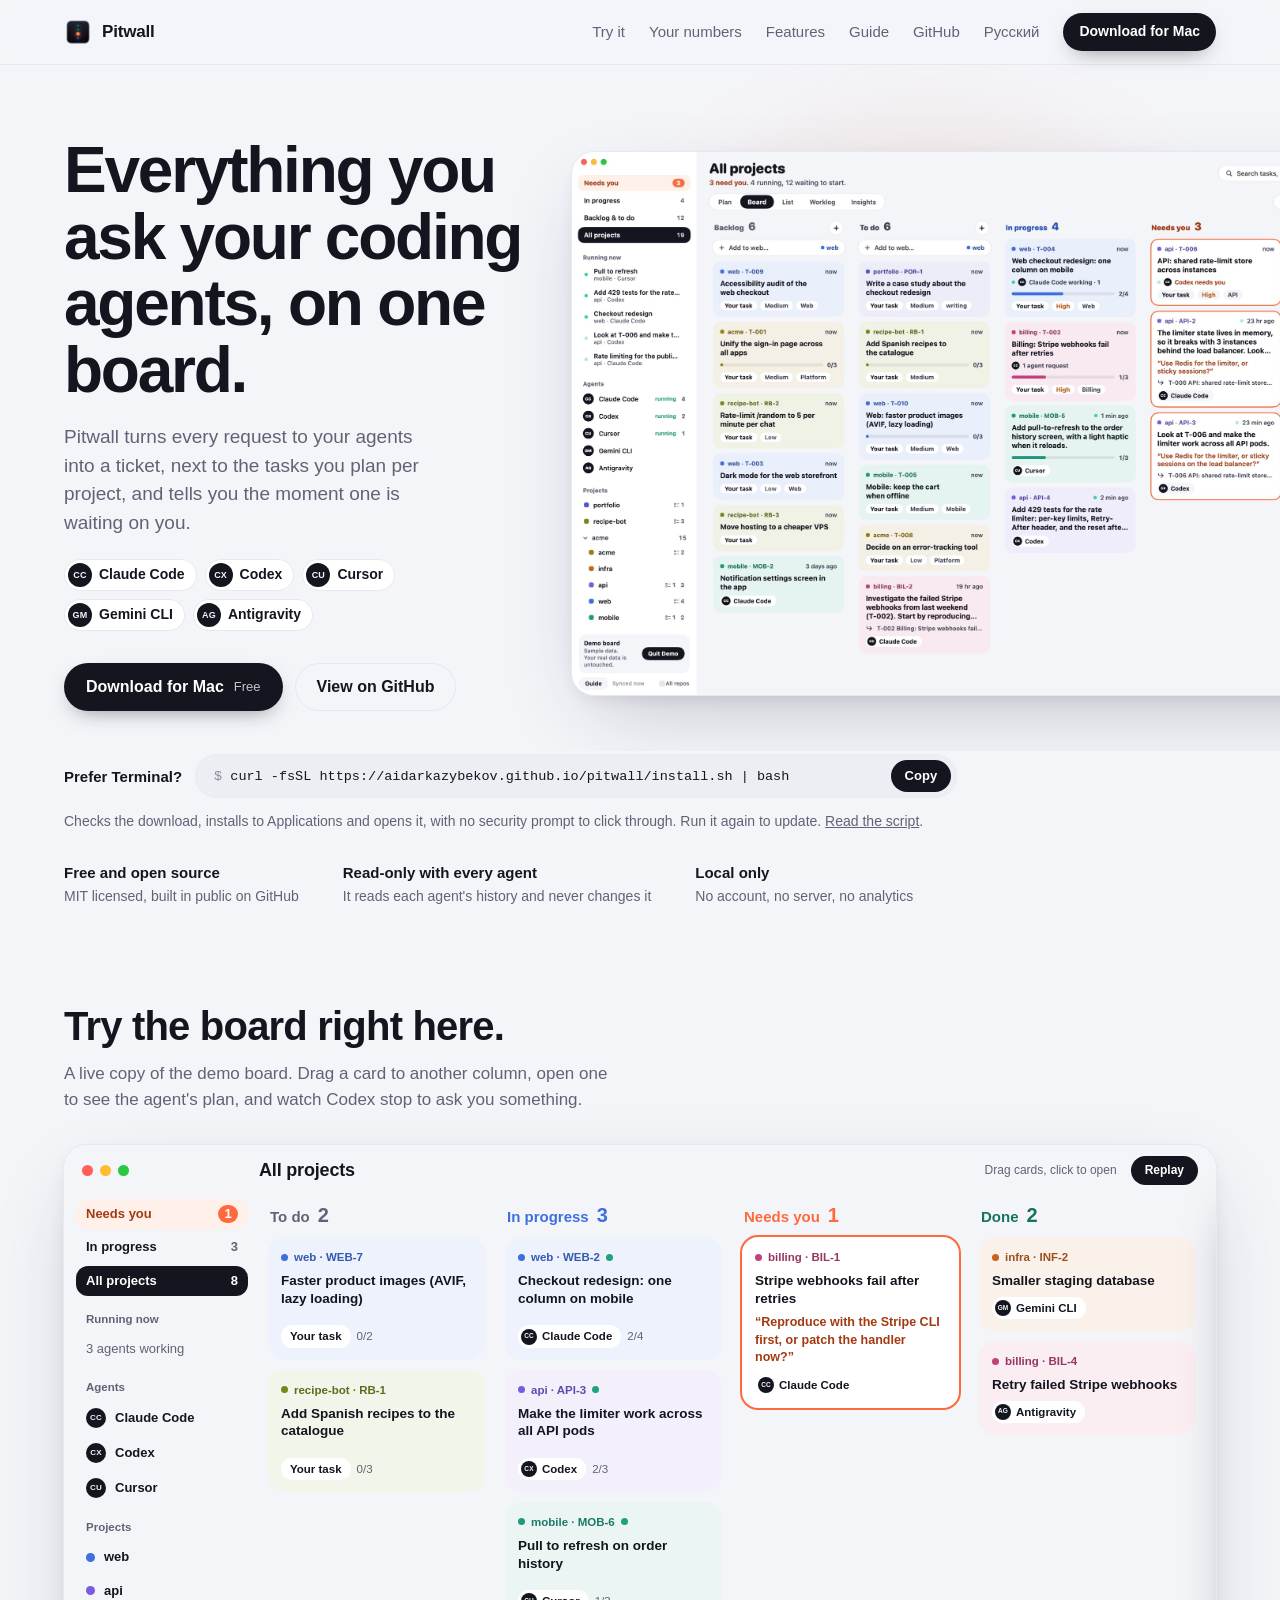
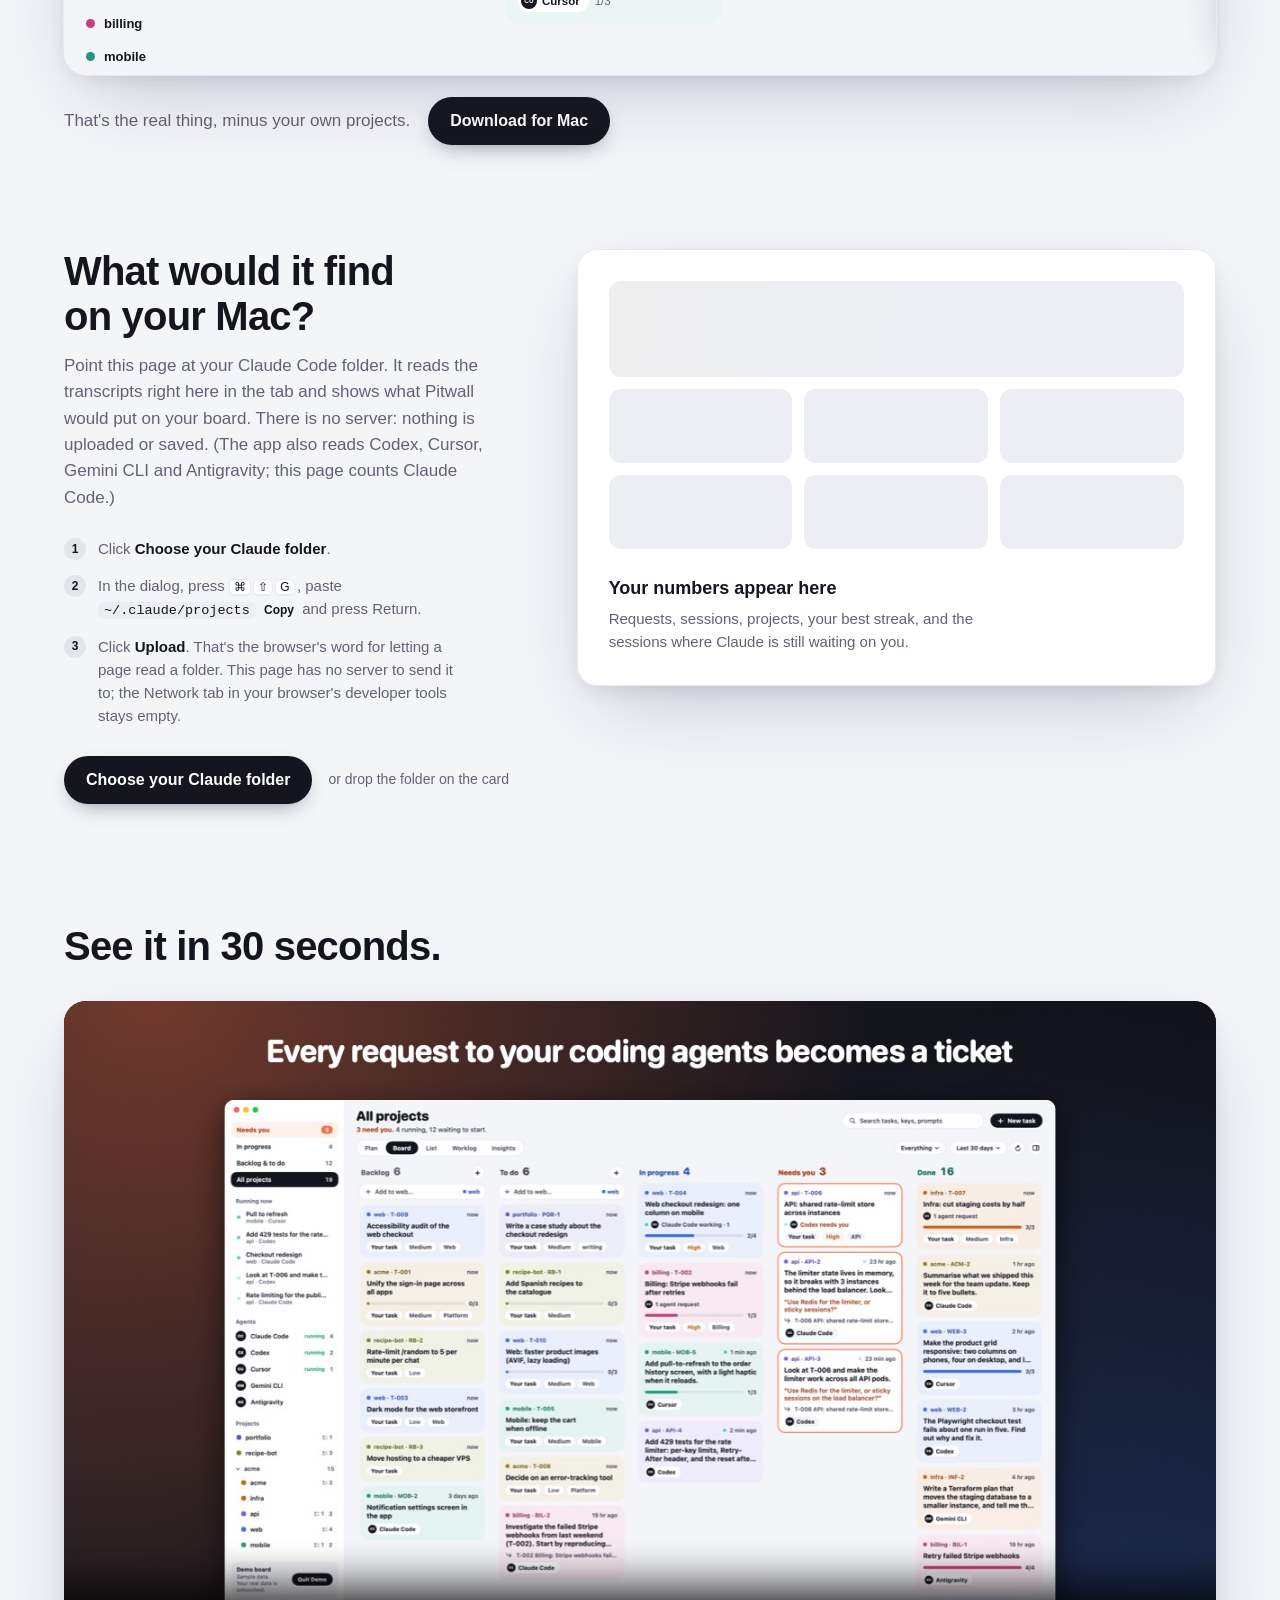
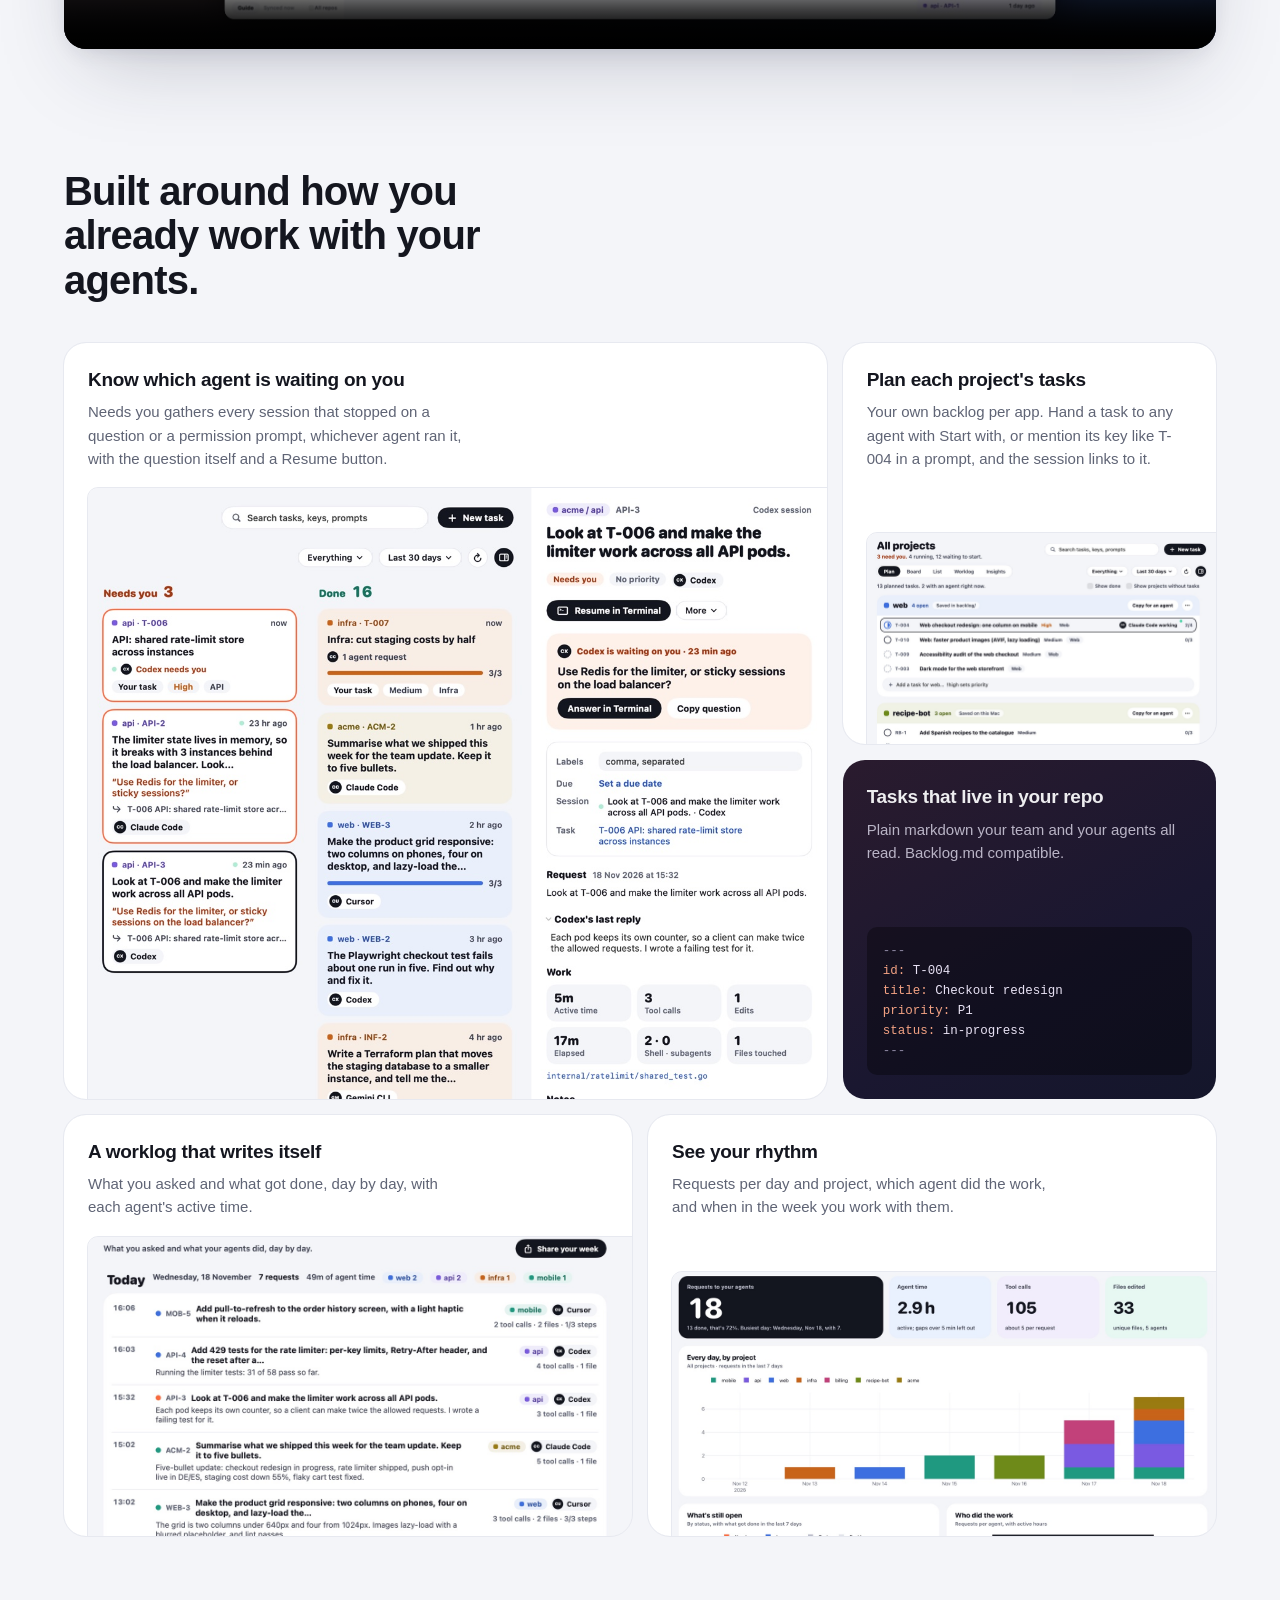
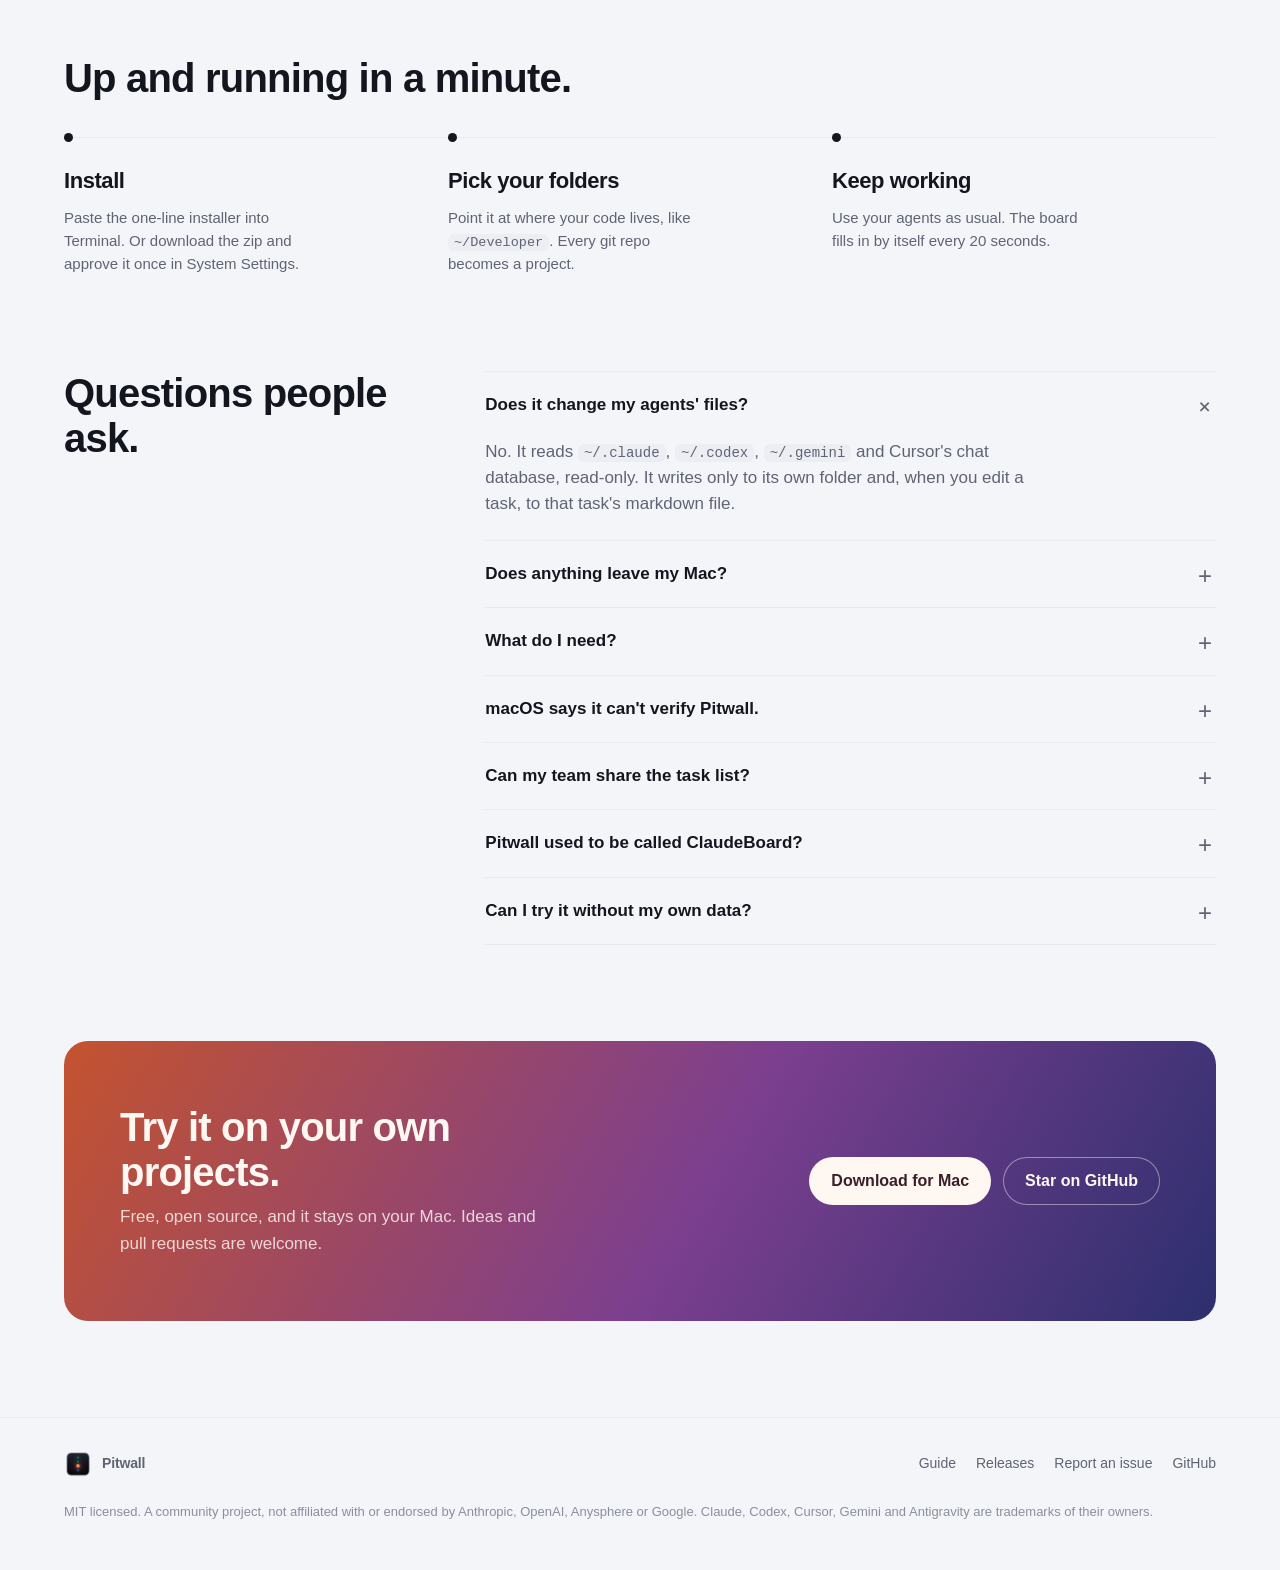
<file: docs/index.html>
<!doctype html>
<html lang="en">
<head>
<meta charset="utf-8">
<meta name="viewport" content="width=device-width, initial-scale=1">
<title>Pitwall: one board for everything you ask your coding agents</title>
<meta name="description" content="A free, open-source Mac app that turns what you ask Claude Code, Codex, Cursor, Gemini CLI and Antigravity into tickets, next to the tasks you plan for each project. Local only.">
<meta name="color-scheme" content="light dark">
<link rel="icon" type="image/png" sizes="64x64" href="site/icon-64.png">
<link rel="apple-touch-icon" href="site/icon-180.png">
<link rel="canonical" href="https://aidarkazybekov.github.io/pitwall/">
<link rel="alternate" hreflang="en" href="https://aidarkazybekov.github.io/pitwall/">
<link rel="alternate" hreflang="ru" href="https://aidarkazybekov.github.io/pitwall/ru/">
<link rel="alternate" hreflang="x-default" href="https://aidarkazybekov.github.io/pitwall/">
<meta property="og:type" content="website">
<meta property="og:locale" content="en_US">
<meta property="og:locale:alternate" content="ru_RU">
<meta property="og:url" content="https://aidarkazybekov.github.io/pitwall/">
<meta property="og:title" content="Pitwall: everything you ask your coding agents, on one board">
<meta property="og:description" content="A free Mac app that shows the work of Claude Code, Codex, Cursor, Gemini CLI and Antigravity as tickets, and tells you which agent is waiting on you. Open source, local only.">
<meta property="og:image" content="https://aidarkazybekov.github.io/pitwall/site/og.png">
<meta property="og:image:width" content="1200">
<meta property="og:image:height" content="630">
<meta name="twitter:card" content="summary_large_image">
<meta name="twitter:image" content="https://aidarkazybekov.github.io/pitwall/site/og.png">
<link rel="stylesheet" href="site/style.css">
</head>
<body>

<nav>
  <div class="wrap">
    <a class="brand" href="./" aria-label="Pitwall"><img src="site/icon-64.png" alt=""><span>Pitwall</span></a>
    <div class="links">
      <a href="#try">Try it</a>
      <a href="#yours">Your numbers</a>
      <a href="#features">Features</a>
      <a href="https://github.com/aidarkazybekov/pitwall/blob/main/docs/GUIDE.md">Guide</a>
      <a href="https://github.com/aidarkazybekov/pitwall">GitHub</a>
      <a class="lang" href="ru/" lang="ru" hreflang="ru">Русский</a>
      <a class="btn btn-primary" href="https://github.com/aidarkazybekov/pitwall/releases/latest/download/Pitwall-macOS-arm64.zip">Download for Mac</a>
    </div>
  </div>
</nav>

<header class="hero">
  <div class="wrap">
    <div>
      <h1>Everything you ask your coding agents, on one board.</h1>
      <p class="lead">Pitwall turns every request to your agents into a ticket, next to the tasks you plan per project, and tells you the moment one is waiting on you.</p>
      <ul class="agents" aria-label="Works with">
        <li><span class="av">CC</span>Claude Code</li><li><span class="av">CX</span>Codex</li><li><span class="av">CU</span>Cursor</li><li><span class="av">GM</span>Gemini CLI</li><li><span class="av">AG</span>Antigravity</li>
      </ul>
      <div class="ctas">
        <a class="btn btn-primary" href="https://github.com/aidarkazybekov/pitwall/releases/latest/download/Pitwall-macOS-arm64.zip">Download for Mac <small>Free</small></a>
        <a class="btn btn-ghost" href="https://github.com/aidarkazybekov/pitwall">View on GitHub</a>
      </div>
    </div>
    <div class="shot">
      <picture>
        <source srcset="site/hero-dark.jpg" media="(prefers-color-scheme: dark)">
        <img src="site/hero-light.jpg" width="2200" height="1375" alt="Pitwall showing requests to Claude Code, Codex, Cursor, Gemini CLI and Antigravity as tickets in Backlog, To do, In progress, Needs you and Done columns" fetchpriority="high">
      </picture>
    </div>
  </div>
</header>

<section class="install" aria-label="Install from Terminal">
  <div class="wrap">
    <span class="label">Prefer Terminal?</span>
    <div class="cmd">
      <code><span class="p">$ </span><span id="install-text">curl -fsSL https://aidarkazybekov.github.io/pitwall/install.sh | bash</span></code>
      <button type="button" id="copy-install">Copy</button>
    </div>
    <p class="why">Checks the download, installs to Applications and opens it, with no security prompt to click through. Run it again to update. <a href="https://github.com/aidarkazybekov/pitwall/blob/main/docs/install.sh">Read the script</a>.</p>
  </div>
</section>

<section class="trust">
  <div class="wrap">
    <ul>
      <li><strong>Free and open source</strong><span>MIT licensed, built in public on GitHub</span></li>
      <li><strong>Read-only with every agent</strong><span>It reads each agent's history and never changes it</span></li>
      <li><strong>Local only</strong><span>No account, no server, no analytics</span></li>
    </ul>
  </div>
</section>

<section class="play" id="try">
  <div class="wrap">
    <h2 class="reveal">Try the board right here.</h2>
    <p class="lead2 reveal">A live copy of the demo board. Drag a card to another column, open one to see the agent's plan, and watch Codex stop to ask you something.</p>
    <div class="mini reveal" id="mini">
      <div class="mini-bar">
        <span class="lights" aria-hidden="true"><i></i><i></i><i></i></span>
        <strong>All projects</strong>
        <span class="hint">Drag cards, click to open</span>
        <button type="button" id="mini-replay">Replay</button>
      </div>
      <div class="mini-body">
        <aside class="mini-side" aria-label="Sidebar">
          <div class="row needs">Needs you <b id="cnt-needs">1</b></div>
          <div class="row">In progress <b id="cnt-prog">3</b></div>
          <div class="row all">All projects <b>8</b></div>
          <h4>Running now</h4>
          <div class="row" id="run-list"></div>
          <h4>Agents</h4>
          <div class="row"><span class="av">CC</span>Claude Code</div>
          <div class="row"><span class="av">CX</span>Codex</div>
          <div class="row"><span class="av">CU</span>Cursor</div>
          <h4>Projects</h4>
          <div class="row"><i class="sw" style="background:#3d6fe0"></i>web</div>
          <div class="row"><i class="sw" style="background:#7a5ae0"></i>api</div>
          <div class="row"><i class="sw" style="background:#c2417a"></i>billing</div>
          <div class="row"><i class="sw" style="background:#1f9a80"></i>mobile</div>
        </aside>
        <div class="mini-board" id="mini-board"></div>
        <aside class="mini-drawer" id="mini-drawer" aria-label="Ticket details"></aside>
      </div>
      <p class="sr" id="mini-live" aria-live="polite"></p>
    </div>
    <div class="play-cta reveal">
      <p>That's the real thing, minus your own projects.</p>
      <a class="btn btn-primary" href="https://github.com/aidarkazybekov/pitwall/releases/latest/download/Pitwall-macOS-arm64.zip">Download for Mac</a>
    </div>
  </div>
</section>

<section class="yours" id="yours">
  <div class="wrap">
    <div class="yours-copy">
      <h2 class="reveal">What would it find on your Mac?</h2>
      <p class="lead2 reveal">Point this page at your Claude Code folder. It reads the transcripts right here in the tab and shows what Pitwall would put on your board. There is no server: nothing is uploaded or saved. (The app also reads Codex, Cursor, Gemini CLI and Antigravity; this page counts Claude Code.)</p>
      <ol class="yours-steps">
        <li>Click <strong>Choose your Claude folder</strong>.</li>
        <li>In the dialog, press <kbd>⌘</kbd><kbd>⇧</kbd><kbd>G</kbd>, paste <code>~/.claude/projects</code> <button type="button" class="mini-copy" data-yours="path">Copy</button> and press Return.</li>
        <li>Click <strong>Upload</strong>. That's the browser's word for letting a page read a folder. This page has no server to send it to; the Network tab in your browser's developer tools stays empty.</li>
      </ol>
      <div class="yours-go">
        <button type="button" class="btn btn-primary" id="yours-pick">Choose your Claude folder</button>
        <input type="file" id="yours-input" class="sr" webkitdirectory directory multiple tabindex="-1" aria-hidden="true">
        <span>or drop the folder on the card</span>
      </div>
      <div class="yours-mobile"><p>Open this page on the Mac where you use Claude Code to see your own numbers.</p><a class="btn btn-primary" href="https://github.com/aidarkazybekov/pitwall/releases/latest/download/Pitwall-macOS-arm64.zip">Download for Mac</a></div>
    </div>
    <div class="yours-card" id="yours-card" data-state="idle" aria-live="polite">
      <div class="y-idle">
        <div class="y-ghost" aria-hidden="true"><i></i><i></i><i></i><i></i><i></i><i></i><i></i></div>
        <p><strong>Your numbers appear here</strong>Requests, sessions, projects, your best streak, and the sessions where Claude is still waiting on you.</p>
      </div>
      <div class="y-reading"><div class="y-track"><i id="yours-bar"></i></div></div>
      <p class="y-status" id="yours-status"></p>
      <div class="y-result" id="yours-result"></div>
      <div class="y-actions">
        <a class="btn btn-primary" href="https://github.com/aidarkazybekov/pitwall/releases/latest/download/Pitwall-macOS-arm64.zip">Get the live board</a>
        <button type="button" class="btn btn-ghost" data-yours="share">Copy my numbers</button>
        <button type="button" class="y-clear" data-yours="clear">Clear</button>
      </div>
      <p class="y-fine">Counted with the app's rules. The app also reads Claude Code's prompt history and your other agents, so it finds more. "Copy my numbers" leaves out project names.</p>
    </div>
  </div>
</section>

<section class="video reveal" id="tour">
  <div class="wrap">
    <h2>See it in 30 seconds.</h2>
    <div class="player">
      <video id="tour-video" src="site/tour-720.mp4" poster="site/tour-poster.jpg" muted playsinline loop controls preload="none" width="1280" height="720"
             aria-label="A 30 second tour of Pitwall"></video>
    </div>
  </div>
</section>

<section class="features" id="features">
  <div class="wrap">
    <h2 class="reveal">Built around how you already work with your agents.</h2>
    <div class="bento">
      <article class="cell a reveal">
        <div class="copy">
          <h3>Know which agent is waiting on you</h3>
          <p>Needs you gathers every session that stopped on a question or a permission prompt, whichever agent ran it, with the question itself and a Resume button.</p>
        </div>
        <div class="media"><img src="site/needs-you.jpg" loading="lazy" width="1200" height="992" alt="A Codex ticket in Needs you, with the agent's question highlighted"></div>
      </article>
      <article class="cell b reveal">
        <div class="copy">
          <h3>Plan each project's tasks</h3>
          <p>Your own backlog per app. Hand a task to any agent with Start with, or mention its key like T-004 in a prompt, and the session links to it.</p>
        </div>
        <div class="media"><img src="site/plan.jpg" loading="lazy" width="1400" height="848" alt="Plan view listing tasks per project"></div>
      </article>
      <article class="cell c reveal">
        <div class="copy">
          <h3>Tasks that live in your repo</h3>
          <p>Plain markdown your team and your agents all read. Backlog.md compatible.</p>
        </div>
<pre><span class="c">---</span>
<span class="k">id:</span> T-004
<span class="k">title:</span> Checkout redesign
<span class="k">priority:</span> P1
<span class="k">status:</span> in-progress
<span class="c">---</span></pre>
      </article>
      <article class="cell d reveal">
        <div class="copy">
          <h3>A worklog that writes itself</h3>
          <p>What you asked and what got done, day by day, with each agent's active time.</p>
        </div>
        <div class="media"><img src="site/worklog.jpg" loading="lazy" width="1200" height="660" alt="Worklog grouped by day"></div>
      </article>
      <article class="cell e reveal">
        <div class="copy">
          <h3>See your rhythm</h3>
          <p>Requests per day and project, which agent did the work, and when in the week you work with them.</p>
        </div>
        <div class="media"><img src="site/insights.jpg" loading="lazy" width="1400" height="680" alt="Insights charts"></div>
      </article>
    </div>
  </div>
</section>

<section class="steps reveal">
  <div class="wrap">
    <h2>Up and running in a minute.</h2>
    <ol>
      <li><strong>Install</strong><p>Paste the one-line installer into Terminal. Or download the zip and approve it once in System Settings.</p></li>
      <li><strong>Pick your folders</strong><p>Point it at where your code lives, like <code>~/Developer</code>. Every git repo becomes a project.</p></li>
      <li><strong>Keep working</strong><p>Use your agents as usual. The board fills in by itself every 20 seconds.</p></li>
    </ol>
  </div>
</section>

<section class="faq reveal">
  <div class="wrap">
    <h2>Questions people ask.</h2>
    <div>
      <details open>
        <summary>Does it change my agents' files?</summary>
        <p>No. It reads <code>~/.claude</code>, <code>~/.codex</code>, <code>~/.gemini</code> and Cursor's chat database, read-only. It writes only to its own folder and, when you edit a task, to that task's markdown file.</p>
      </details>
      <details>
        <summary>Does anything leave my Mac?</summary>
        <p>No. There is no account, no server and no analytics. The app makes no network requests.</p>
      </details>
      <details>
        <summary>What do I need?</summary>
        <p>macOS 15 or later on Apple Silicon, and at least one agent: Claude Code (CLI or desktop app), Codex, Cursor, Gemini CLI or Antigravity. Intel Macs can build it from source.</p>
      </details>
      <details>
        <summary>macOS says it can't verify Pitwall.</summary>
        <p>The app isn't notarized yet. The one-line installer avoids this prompt. If you downloaded the zip, open the app once, then go to System Settings, Privacy &amp; Security and click Open Anyway. macOS 15 removed the old right-click Open shortcut.</p>
      </details>
      <details>
        <summary>Can my team share the task list?</summary>
        <p>Yes. Keep tasks in a <code>backlog/</code> folder in the repo. Everyone sees the same markdown files through git, and so do your agents.</p>
      </details>
      <details>
        <summary>Pitwall used to be called ClaudeBoard?</summary>
        <p>Yes. It was renamed when it learned to read every agent, not just Claude. Installing Pitwall over ClaudeBoard keeps your tasks and settings.</p>
      </details>
      <details>
        <summary>Can I try it without my own data?</summary>
        <p>Yes. Open Help, then Try the Demo Board. It runs on a made-up company and never touches your files.</p>
      </details>
    </div>
  </div>
</section>

<section class="closing reveal">
  <div class="wrap">
    <div class="panel">
      <div>
        <h2>Try it on your own projects.</h2>
        <p>Free, open source, and it stays on your Mac. Ideas and pull requests are welcome.</p>
      </div>
      <div class="ctas">
        <a class="btn btn-primary" href="https://github.com/aidarkazybekov/pitwall/releases/latest/download/Pitwall-macOS-arm64.zip">Download for Mac</a>
        <a class="btn btn-ghost" href="https://github.com/aidarkazybekov/pitwall">Star on GitHub</a>
      </div>
    </div>
  </div>
</section>

<footer>
  <div class="wrap">
    <a class="brand" href="./"><img src="site/icon-64.png" alt="">Pitwall</a>
    <div class="links">
      <a href="https://github.com/aidarkazybekov/pitwall/blob/main/docs/GUIDE.md">Guide</a>
      <a href="https://github.com/aidarkazybekov/pitwall/releases">Releases</a>
      <a href="https://github.com/aidarkazybekov/pitwall/issues/new/choose">Report an issue</a>
      <a href="https://github.com/aidarkazybekov/pitwall">GitHub</a>
    </div>
    <p class="legal">MIT licensed. A community project, not affiliated with or endorsed by Anthropic, OpenAI, Anysphere or Google. Claude, Codex, Cursor, Gemini and Antigravity are trademarks of their owners.</p>
  </div>
</footer>

<dialog class="handoff" id="handoff" aria-labelledby="handoff-title" data-cta="Send to my Mac" data-copied="Link copied" data-press="Select and copy the link">
  <form method="dialog"><button class="handoff-x" aria-label="Close">Close</button></form>
  <img src="site/icon-180.png" width="56" height="56" alt="">
  <h2 id="handoff-title">Get it on your Mac</h2>
  <p>Pitwall is a Mac app for your coding agents. Send this page to your Mac and install it there in about a minute.</p>
  <div class="handoff-actions">
    <button type="button" class="btn btn-primary" data-handoff="share">Send to my Mac…</button>
    <a class="btn btn-ghost" data-handoff="mail" href="mailto:?subject=Pitwall%20for%20my%20Mac">Email me the link</a>
    <button type="button" class="btn btn-ghost" data-handoff="copy">Copy link</button>
  </div>
  <input class="handoff-url" type="text" readonly aria-label="Link to this page" hidden>
  <p class="handoff-note">AirDrop, a message to yourself or a note all work. In Safari, Handoff can also show this page in your Mac's Dock.</p>
  <a class="handoff-try" href="#try" data-handoff="try">Meanwhile, try the board on this phone</a>
  <a class="handoff-zip" data-handoff="zip" href="https://github.com/aidarkazybekov/pitwall/releases/latest/download/Pitwall-macOS-arm64.zip">Download the zip anyway</a>
</dialog>

<script src="site/main.js"></script>
<script src="site/yours.js"></script>
</body>
</html>
</file>
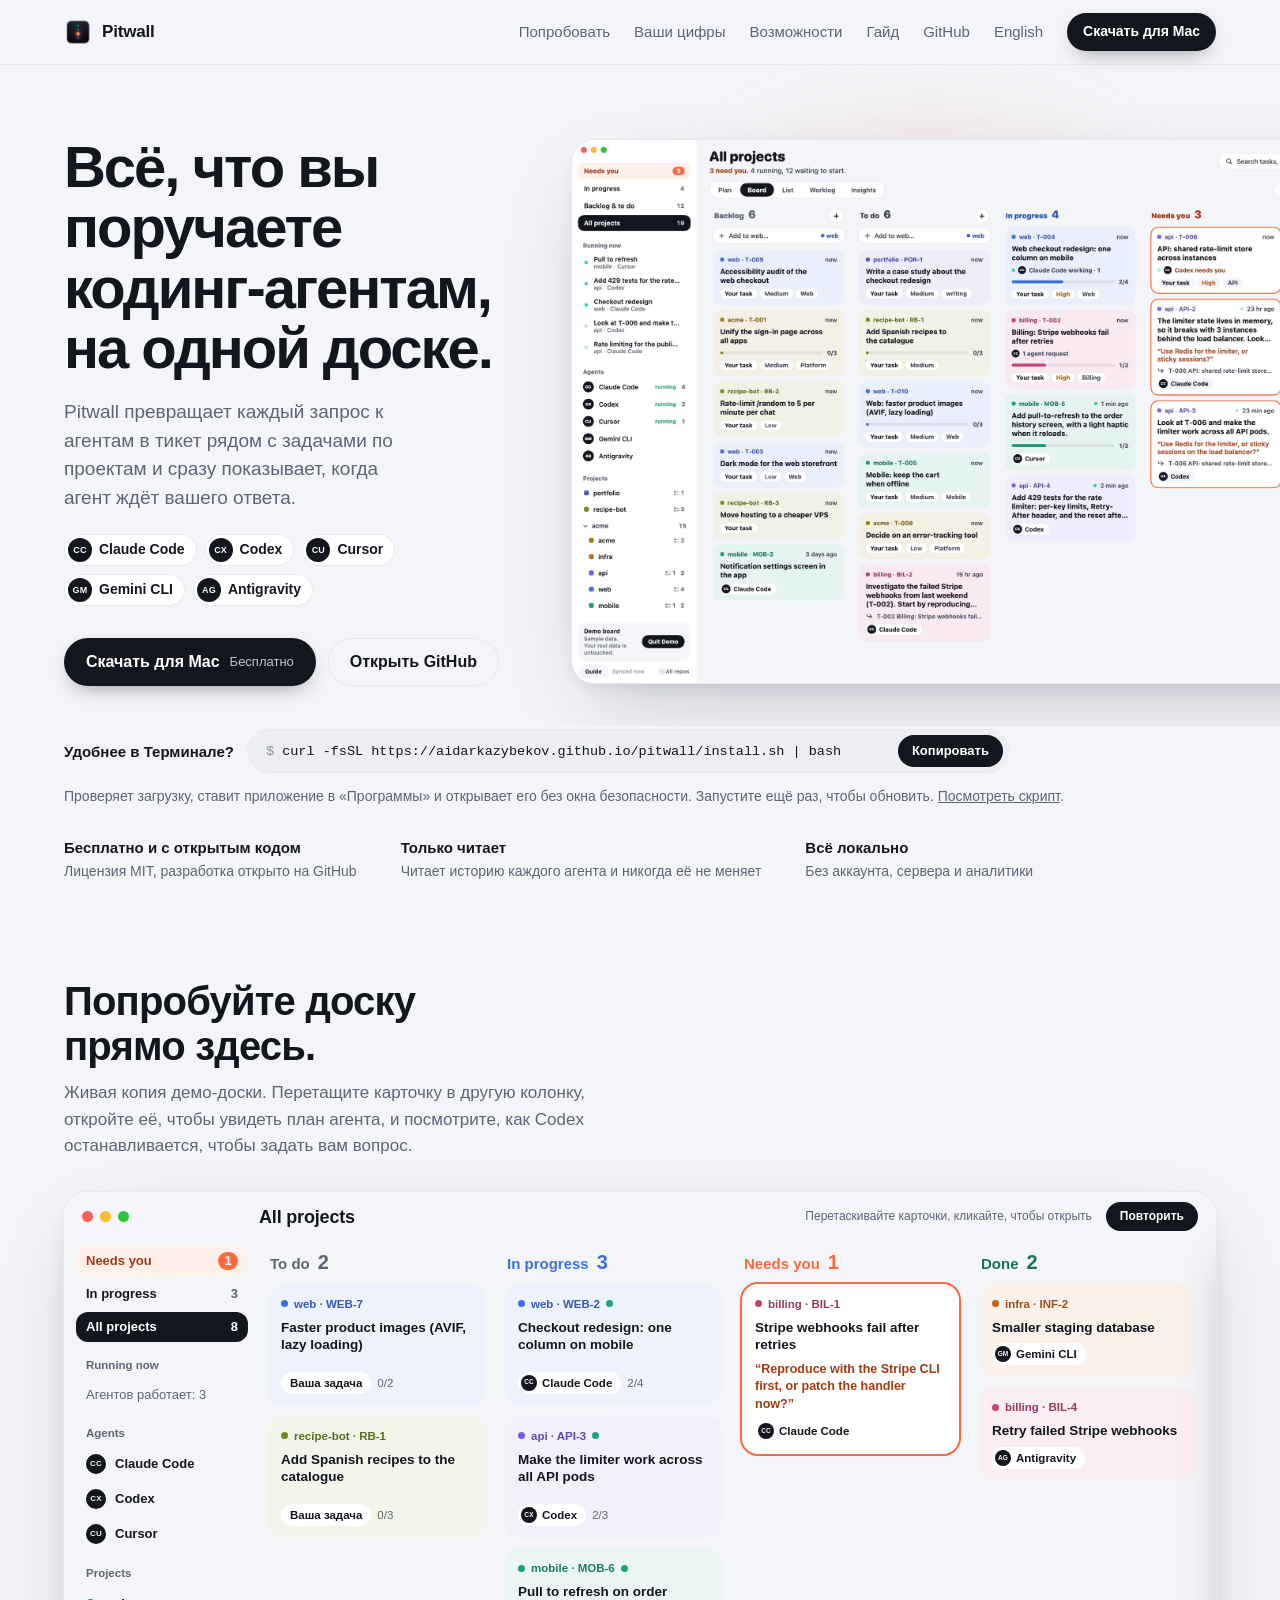
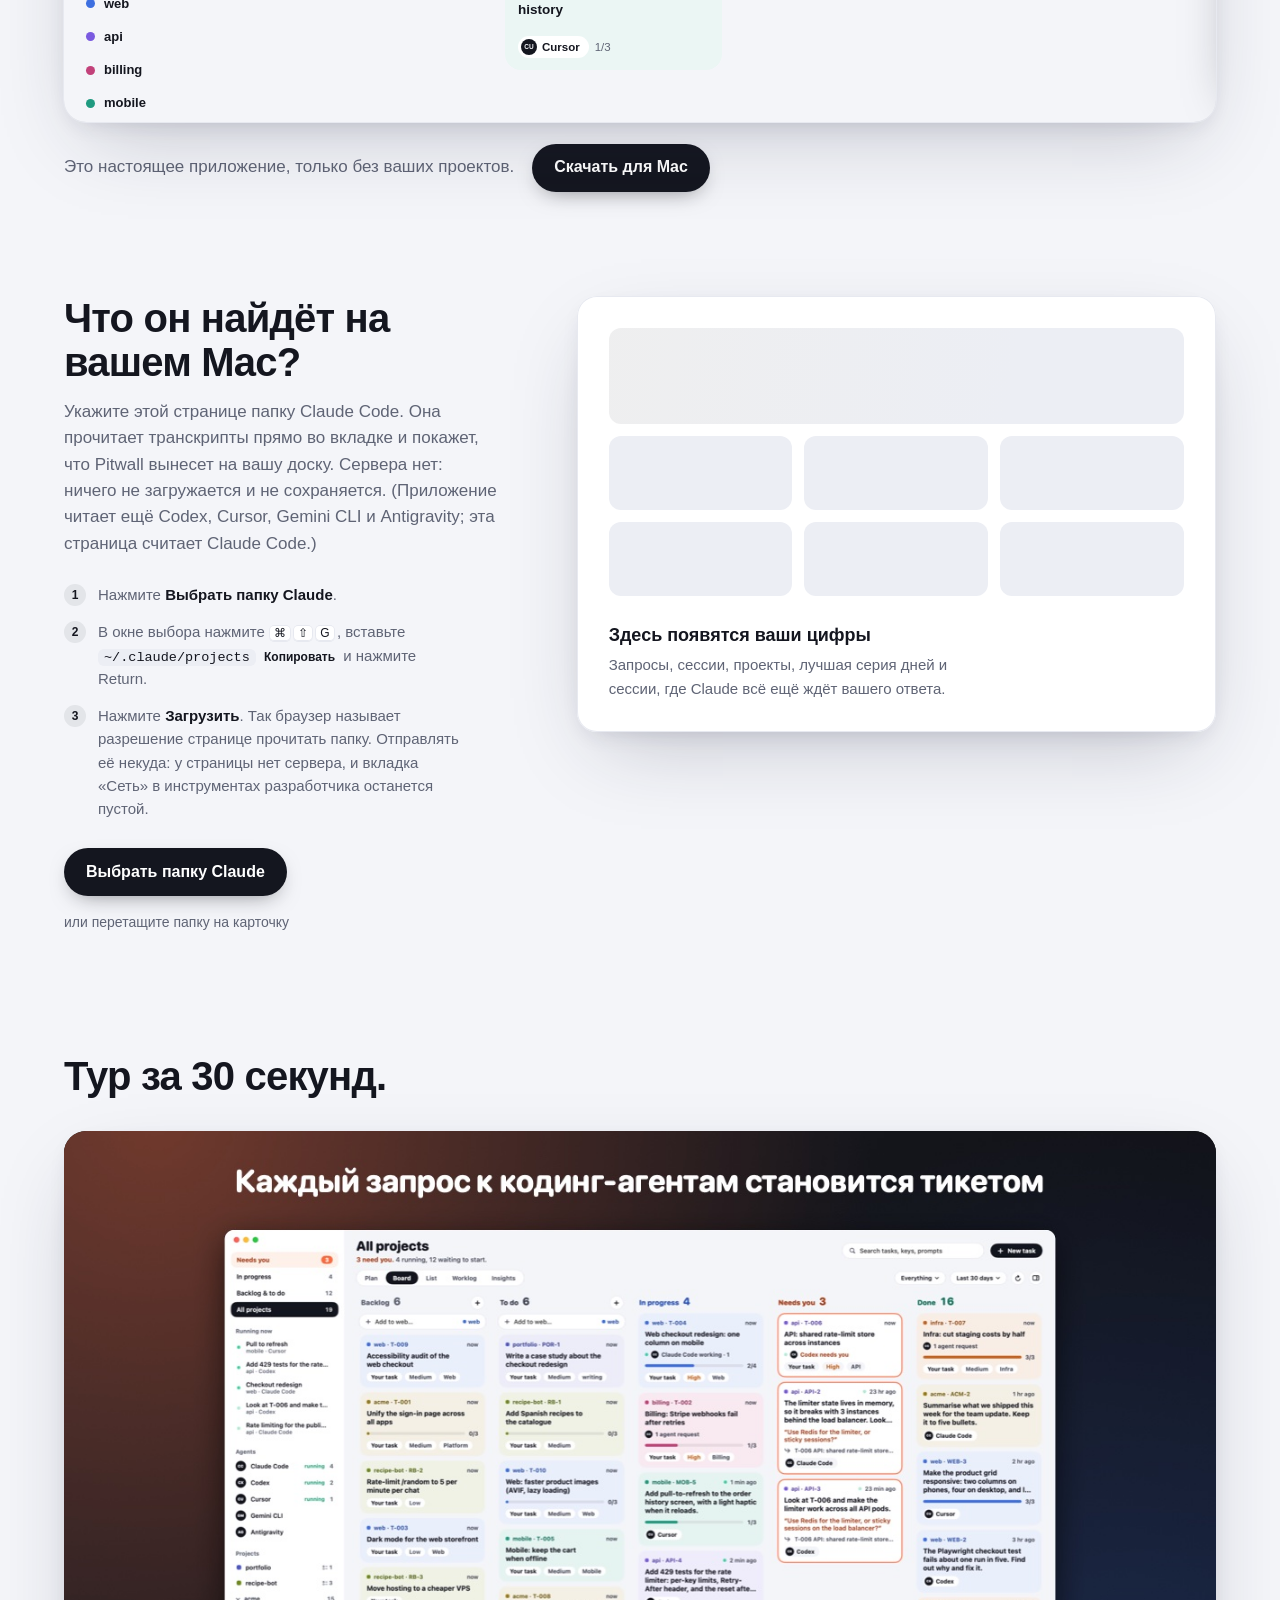
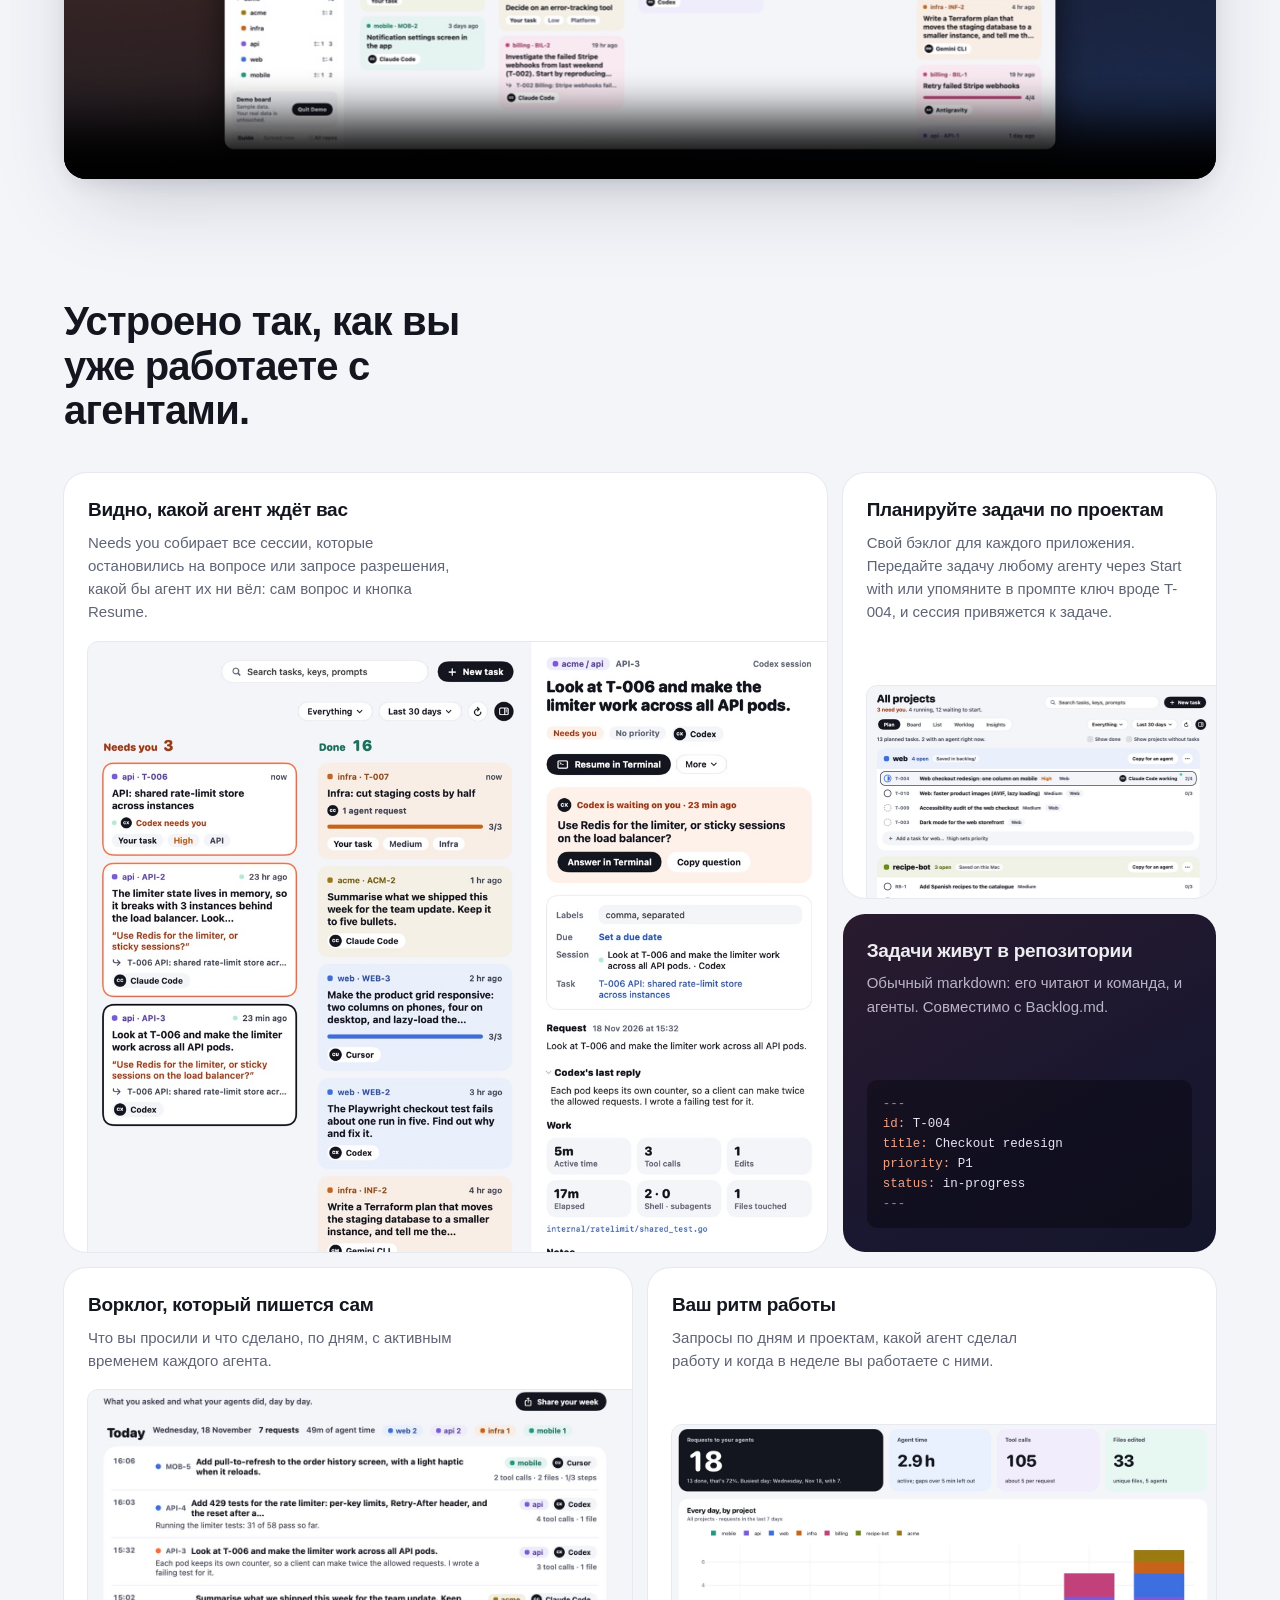
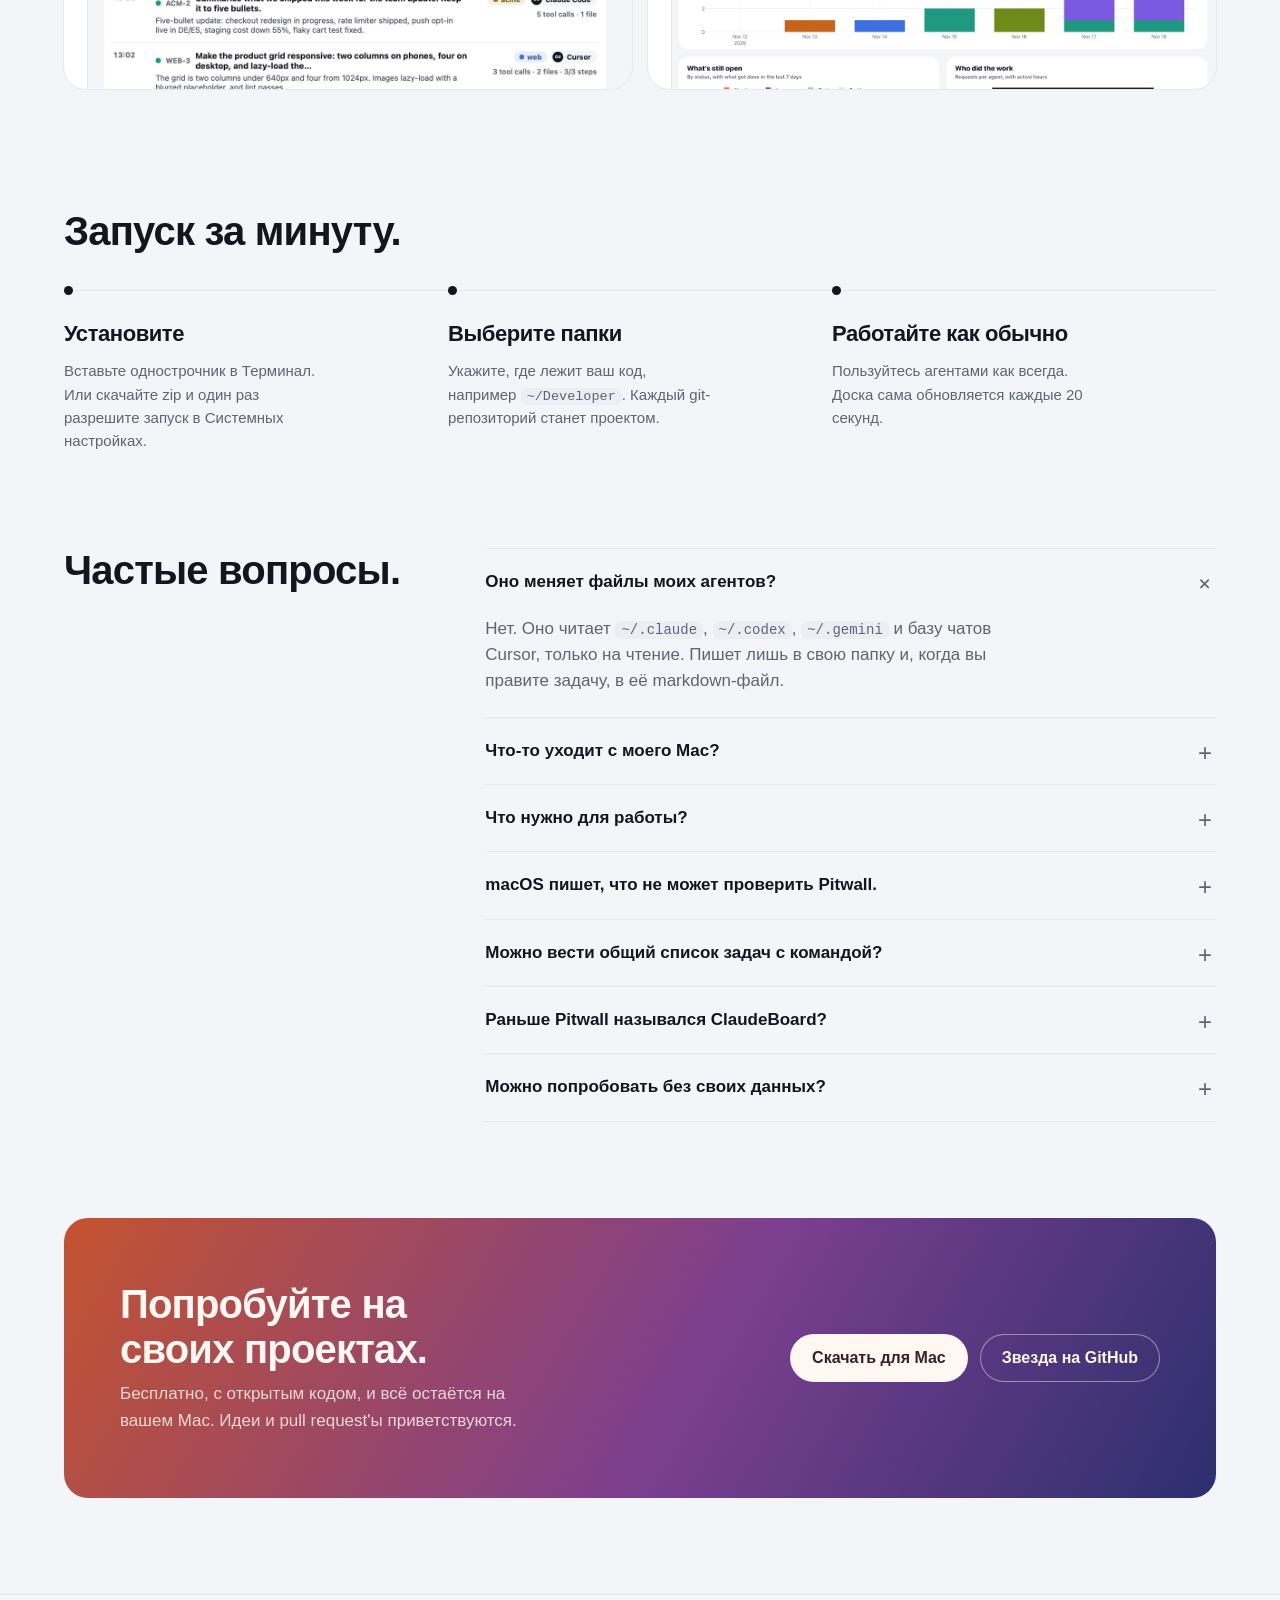
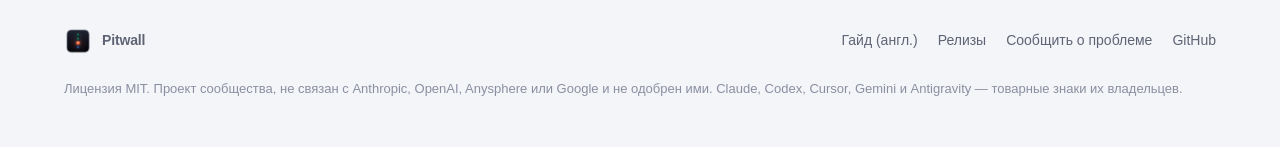
<file: docs/ru/index.html>
<!doctype html>
<html lang="ru">
<head>
<meta charset="utf-8">
<meta name="viewport" content="width=device-width, initial-scale=1">
<title>Pitwall: одна доска для всего, что вы поручаете кодинг-агентам</title>
<meta name="description" content="Бесплатное приложение для Mac с открытым кодом. Превращает всё, что вы поручаете Claude Code, Codex, Cursor, Gemini CLI и Antigravity, в тикеты рядом с задачами по каждому проекту. Работает локально.">
<meta name="color-scheme" content="light dark">
<link rel="icon" type="image/png" sizes="64x64" href="../site/icon-64.png">
<link rel="apple-touch-icon" href="../site/icon-180.png">
<link rel="canonical" href="https://aidarkazybekov.github.io/pitwall/ru/">
<link rel="alternate" hreflang="en" href="https://aidarkazybekov.github.io/pitwall/">
<link rel="alternate" hreflang="ru" href="https://aidarkazybekov.github.io/pitwall/ru/">
<link rel="alternate" hreflang="x-default" href="https://aidarkazybekov.github.io/pitwall/">
<meta property="og:type" content="website">
<meta property="og:locale" content="ru_RU">
<meta property="og:locale:alternate" content="en_US">
<meta property="og:url" content="https://aidarkazybekov.github.io/pitwall/ru/">
<meta property="og:title" content="Pitwall: всё, что вы поручаете кодинг-агентам, на одной доске">
<meta property="og:description" content="Бесплатное приложение для Mac: работа Claude Code, Codex, Cursor, Gemini CLI и Antigravity в виде тикетов, и сразу видно, какой агент ждёт вас. Открытый код, всё локально.">
<meta property="og:image" content="https://aidarkazybekov.github.io/pitwall/site/og-ru.png">
<meta property="og:image:width" content="1200">
<meta property="og:image:height" content="630">
<meta name="twitter:card" content="summary_large_image">
<meta name="twitter:image" content="https://aidarkazybekov.github.io/pitwall/site/og-ru.png">
<link rel="stylesheet" href="../site/style.css">
</head>
<body>

<nav>
  <div class="wrap">
    <a class="brand" href="./" aria-label="Pitwall"><img src="../site/icon-64.png" alt=""><span>Pitwall</span></a>
    <div class="links">
      <a href="#try">Попробовать</a>
      <a href="#yours">Ваши цифры</a>
      <a href="#features">Возможности</a>
      <a href="https://github.com/aidarkazybekov/pitwall/blob/main/docs/GUIDE.md">Гайд</a>
      <a href="https://github.com/aidarkazybekov/pitwall">GitHub</a>
      <a class="lang" href="../" lang="en" hreflang="en">English</a>
      <a class="btn btn-primary" href="https://github.com/aidarkazybekov/pitwall/releases/latest/download/Pitwall-macOS-arm64.zip">Скачать для Mac</a>
    </div>
  </div>
</nav>

<header class="hero">
  <div class="wrap">
    <div>
      <h1>Всё, что вы поручаете кодинг-агентам, на одной доске.</h1>
      <p class="lead">Pitwall превращает каждый запрос к агентам в тикет рядом с задачами по проектам и сразу показывает, когда агент ждёт вашего ответа.</p>
      <ul class="agents" aria-label="Работает с">
        <li><span class="av">CC</span>Claude Code</li><li><span class="av">CX</span>Codex</li><li><span class="av">CU</span>Cursor</li><li><span class="av">GM</span>Gemini CLI</li><li><span class="av">AG</span>Antigravity</li>
      </ul>
      <div class="ctas">
        <a class="btn btn-primary" href="https://github.com/aidarkazybekov/pitwall/releases/latest/download/Pitwall-macOS-arm64.zip">Скачать для Mac <small>Бесплатно</small></a>
        <a class="btn btn-ghost" href="https://github.com/aidarkazybekov/pitwall">Открыть GitHub</a>
      </div>
    </div>
    <div class="shot">
      <picture>
        <source srcset="../site/hero-dark.jpg" media="(prefers-color-scheme: dark)">
        <img src="../site/hero-light.jpg" width="2200" height="1375" alt="Pitwall: запросы к Claude Code, Codex, Cursor, Gemini CLI и Antigravity в виде тикетов в колонках Backlog, To do, In progress, Needs you и Done" fetchpriority="high">
      </picture>
    </div>
  </div>
</header>

<section class="install" aria-label="Установка через Терминал">
  <div class="wrap">
    <span class="label">Удобнее в Терминале?</span>
    <div class="cmd">
      <code><span class="p">$ </span><span id="install-text">curl -fsSL https://aidarkazybekov.github.io/pitwall/install.sh | bash</span></code>
      <button type="button" id="copy-install" data-copy="Копировать" data-copied="Скопировано" data-press="Нажмите ⌘C">Копировать</button>
    </div>
    <p class="why">Проверяет загрузку, ставит приложение в «Программы» и открывает его без окна безопасности. Запустите ещё раз, чтобы обновить. <a href="https://github.com/aidarkazybekov/pitwall/blob/main/docs/install.sh">Посмотреть скрипт</a>.</p>
  </div>
</section>

<section class="trust">
  <div class="wrap">
    <ul>
      <li><strong>Бесплатно и с открытым кодом</strong><span>Лицензия MIT, разработка открыто на GitHub</span></li>
      <li><strong>Только читает</strong><span>Читает историю каждого агента и никогда её не меняет</span></li>
      <li><strong>Всё локально</strong><span>Без аккаунта, сервера и аналитики</span></li>
    </ul>
  </div>
</section>

<section class="play" id="try">
  <div class="wrap">
    <h2 class="reveal">Попробуйте доску прямо здесь.</h2>
    <p class="lead2 reveal">Живая копия демо-доски. Перетащите карточку в другую колонку, откройте её, чтобы увидеть план агента, и посмотрите, как Codex останавливается, чтобы задать вам вопрос.</p>
    <div class="mini reveal" id="mini" data-run-none="Ничего не запущено" data-run-one="Работает 1 агент" data-run-many="Агентов работает: {n}" data-moved="перемещена в" data-asked="{agent} спрашивает" data-waiting="{agent} ждёт вашего ответа" data-your-task="Ваша задача" data-close="Закрыть" data-linked="связана с" data-task="Задача" data-request="Запрос" data-plan="План" data-outcome="Итог" data-move-to="Переместить в" data-note-resume="В приложении кнопка Resume открывает сессию там, где агент остановился." data-note-start="В приложении кнопка Start with выбирает агента и передаёт ему задачу вместе с ключом, и сессия привязывается к ней.">
      <div class="mini-bar">
        <span class="lights" aria-hidden="true"><i></i><i></i><i></i></span>
        <strong>All projects</strong>
        <span class="hint">Перетаскивайте карточки, кликайте, чтобы открыть</span>
        <button type="button" id="mini-replay">Повторить</button>
      </div>
      <div class="mini-body">
        <aside class="mini-side" aria-label="Боковая панель">
          <div class="row needs">Needs you <b id="cnt-needs">1</b></div>
          <div class="row">In progress <b id="cnt-prog">3</b></div>
          <div class="row all">All projects <b>8</b></div>
          <h4>Running now</h4>
          <div class="row" id="run-list"></div>
          <h4>Agents</h4>
          <div class="row"><span class="av">CC</span>Claude Code</div>
          <div class="row"><span class="av">CX</span>Codex</div>
          <div class="row"><span class="av">CU</span>Cursor</div>
          <h4>Projects</h4>
          <div class="row"><i class="sw" style="background:#3d6fe0"></i>web</div>
          <div class="row"><i class="sw" style="background:#7a5ae0"></i>api</div>
          <div class="row"><i class="sw" style="background:#c2417a"></i>billing</div>
          <div class="row"><i class="sw" style="background:#1f9a80"></i>mobile</div>
        </aside>
        <div class="mini-board" id="mini-board"></div>
        <aside class="mini-drawer" id="mini-drawer" aria-label="Подробности тикета"></aside>
      </div>
      <p class="sr" id="mini-live" aria-live="polite"></p>
    </div>
    <div class="play-cta reveal">
      <p>Это настоящее приложение, только без ваших проектов.</p>
      <a class="btn btn-primary" href="https://github.com/aidarkazybekov/pitwall/releases/latest/download/Pitwall-macOS-arm64.zip">Скачать для Mac</a>
    </div>
  </div>
</section>

<section class="yours" id="yours">
  <div class="wrap">
    <div class="yours-copy">
      <h2 class="reveal">Что он найдёт на вашем Mac?</h2>
      <p class="lead2 reveal">Укажите этой странице папку Claude Code. Она прочитает транскрипты прямо во вкладке и покажет, что Pitwall вынесет на вашу доску. Сервера нет: ничего не загружается и не сохраняется. (Приложение читает ещё Codex, Cursor, Gemini CLI и Antigravity; эта страница считает Claude Code.)</p>
      <ol class="yours-steps">
        <li>Нажмите <strong>Выбрать папку Claude</strong>.</li>
        <li>В окне выбора нажмите <kbd>⌘</kbd><kbd>⇧</kbd><kbd>G</kbd>, вставьте <code>~/.claude/projects</code> <button type="button" class="mini-copy" data-yours="path">Копировать</button> и нажмите Return.</li>
        <li>Нажмите <strong>Загрузить</strong>. Так браузер называет разрешение странице прочитать папку. Отправлять её некуда: у страницы нет сервера, и вкладка «Сеть» в инструментах разработчика останется пустой.</li>
      </ol>
      <div class="yours-go">
        <button type="button" class="btn btn-primary" id="yours-pick">Выбрать папку Claude</button>
        <input type="file" id="yours-input" class="sr" webkitdirectory directory multiple tabindex="-1" aria-hidden="true">
        <span>или перетащите папку на карточку</span>
      </div>
      <div class="yours-mobile"><p>Откройте эту страницу на Mac, где вы работаете с Claude Code, чтобы увидеть свои цифры.</p><a class="btn btn-primary" href="https://github.com/aidarkazybekov/pitwall/releases/latest/download/Pitwall-macOS-arm64.zip">Скачать для Mac</a></div>
    </div>
    <div class="yours-card" id="yours-card" data-state="idle" aria-live="polite">
      <div class="y-idle">
        <div class="y-ghost" aria-hidden="true"><i></i><i></i><i></i><i></i><i></i><i></i><i></i></div>
        <p><strong>Здесь появятся ваши цифры</strong>Запросы, сессии, проекты, лучшая серия дней и сессии, где Claude всё ещё ждёт вашего ответа.</p>
      </div>
      <div class="y-reading"><div class="y-track"><i id="yours-bar"></i></div></div>
      <p class="y-status" id="yours-status"></p>
      <div class="y-result" id="yours-result"></div>
      <div class="y-actions">
        <a class="btn btn-primary" href="https://github.com/aidarkazybekov/pitwall/releases/latest/download/Pitwall-macOS-arm64.zip">Получить живую доску</a>
        <button type="button" class="btn btn-ghost" data-yours="share">Скопировать мои цифры</button>
        <button type="button" class="y-clear" data-yours="clear">Очистить</button>
      </div>
      <p class="y-fine">Посчитано по правилам приложения. Приложение ещё читает историю запросов Claude Code и других агентов, поэтому находит больше. «Скопировать мои цифры» не включает названия проектов.</p>
    </div>
  </div>
</section>

<section class="video reveal" id="tour">
  <div class="wrap">
    <h2>Тур за 30 секунд.</h2>
    <div class="player">
      <video id="tour-video" src="../site/tour-720-ru.mp4" poster="../site/tour-poster-ru.jpg" muted playsinline loop controls preload="none" width="1280" height="720"
             aria-label="Тур по Pitwall за 30 секунд"></video>
    </div>
  </div>
</section>

<section class="features" id="features">
  <div class="wrap">
    <h2 class="reveal">Устроено так, как вы уже работаете с агентами.</h2>
    <div class="bento">
      <article class="cell a reveal">
        <div class="copy">
          <h3>Видно, какой агент ждёт вас</h3>
          <p>Needs you собирает все сессии, которые остановились на вопросе или запросе разрешения, какой бы агент их ни вёл: сам вопрос и кнопка Resume.</p>
        </div>
        <div class="media"><img src="../site/needs-you.jpg" loading="lazy" width="1200" height="992" alt="Тикет Codex в Needs you с вопросом агента"></div>
      </article>
      <article class="cell b reveal">
        <div class="copy">
          <h3>Планируйте задачи по проектам</h3>
          <p>Свой бэклог для каждого приложения. Передайте задачу любому агенту через Start with или упомяните в промпте ключ вроде T-004, и сессия привяжется к задаче.</p>
        </div>
        <div class="media"><img src="../site/plan.jpg" loading="lazy" width="1400" height="848" alt="Вид Plan: задачи по проектам"></div>
      </article>
      <article class="cell c reveal">
        <div class="copy">
          <h3>Задачи живут в репозитории</h3>
          <p>Обычный markdown: его читают и команда, и агенты. Совместимо с Backlog.md.</p>
        </div>
<pre><span class="c">---</span>
<span class="k">id:</span> T-004
<span class="k">title:</span> Checkout redesign
<span class="k">priority:</span> P1
<span class="k">status:</span> in-progress
<span class="c">---</span></pre>
      </article>
      <article class="cell d reveal">
        <div class="copy">
          <h3>Ворклог, который пишется сам</h3>
          <p>Что вы просили и что сделано, по дням, с активным временем каждого агента.</p>
        </div>
        <div class="media"><img src="../site/worklog.jpg" loading="lazy" width="1200" height="660" alt="Ворклог по дням"></div>
      </article>
      <article class="cell e reveal">
        <div class="copy">
          <h3>Ваш ритм работы</h3>
          <p>Запросы по дням и проектам, какой агент сделал работу и когда в неделе вы работаете с ними.</p>
        </div>
        <div class="media"><img src="../site/insights.jpg" loading="lazy" width="1400" height="680" alt="Графики Insights"></div>
      </article>
    </div>
  </div>
</section>

<section class="steps reveal">
  <div class="wrap">
    <h2>Запуск за минуту.</h2>
    <ol>
      <li><strong>Установите</strong><p>Вставьте однострочник в Терминал. Или скачайте zip и один раз разрешите запуск в Системных настройках.</p></li>
      <li><strong>Выберите папки</strong><p>Укажите, где лежит ваш код, например <code>~/Developer</code>. Каждый git-репозиторий станет проектом.</p></li>
      <li><strong>Работайте как обычно</strong><p>Пользуйтесь агентами как всегда. Доска сама обновляется каждые 20 секунд.</p></li>
    </ol>
  </div>
</section>

<section class="faq reveal">
  <div class="wrap">
    <h2>Частые вопросы.</h2>
    <div>
      <details open>
        <summary>Оно меняет файлы моих агентов?</summary>
        <p>Нет. Оно читает <code>~/.claude</code>, <code>~/.codex</code>, <code>~/.gemini</code> и базу чатов Cursor, только на чтение. Пишет лишь в свою папку и, когда вы правите задачу, в её markdown-файл.</p>
      </details>
      <details>
        <summary>Что-то уходит с моего Mac?</summary>
        <p>Нет. Ни аккаунта, ни сервера, ни аналитики. Приложение не делает сетевых запросов.</p>
      </details>
      <details>
        <summary>Что нужно для работы?</summary>
        <p>macOS 15 или новее на Apple Silicon и хотя бы один агент: Claude Code (CLI или десктопное приложение), Codex, Cursor, Gemini CLI или Antigravity. На Mac с Intel можно собрать из исходников.</p>
      </details>
      <details>
        <summary>macOS пишет, что не может проверить Pitwall.</summary>
        <p>Приложение пока не нотаризовано. Установщик в одну строку обходит это окно. Если вы скачали zip, откройте приложение один раз, затем зайдите в Системные настройки, раздел «Конфиденциальность и безопасность», и нажмите «Всё равно открыть». В macOS 15 убрали старый способ через правый клик.</p>
      </details>
      <details>
        <summary>Можно вести общий список задач с командой?</summary>
        <p>Да. Храните задачи в папке <code>backlog/</code> в репозитории. Все видят одни и те же markdown-файлы через git, и ваши агенты тоже.</p>
      </details>
      <details>
        <summary>Раньше Pitwall назывался ClaudeBoard?</summary>
        <p>Да. Его переименовали, когда он научился читать всех агентов, а не только Claude. Если поставить Pitwall поверх ClaudeBoard, задачи и настройки сохранятся.</p>
      </details>
      <details>
        <summary>Можно попробовать без своих данных?</summary>
        <p>Да. Откройте меню Help и выберите Try the Demo Board. Демо работает на выдуманной компании и не трогает ваши файлы.</p>
      </details>
    </div>
  </div>
</section>

<section class="closing reveal">
  <div class="wrap">
    <div class="panel">
      <div>
        <h2>Попробуйте на своих проектах.</h2>
        <p>Бесплатно, с открытым кодом, и всё остаётся на вашем Mac. Идеи и pull request'ы приветствуются.</p>
      </div>
      <div class="ctas">
        <a class="btn btn-primary" href="https://github.com/aidarkazybekov/pitwall/releases/latest/download/Pitwall-macOS-arm64.zip">Скачать для Mac</a>
        <a class="btn btn-ghost" href="https://github.com/aidarkazybekov/pitwall">Звезда на GitHub</a>
      </div>
    </div>
  </div>
</section>

<footer>
  <div class="wrap">
    <a class="brand" href="./"><img src="../site/icon-64.png" alt="">Pitwall</a>
    <div class="links">
      <a href="https://github.com/aidarkazybekov/pitwall/blob/main/docs/GUIDE.md">Гайд (англ.)</a>
      <a href="https://github.com/aidarkazybekov/pitwall/releases">Релизы</a>
      <a href="https://github.com/aidarkazybekov/pitwall/issues/new/choose">Сообщить о проблеме</a>
      <a href="https://github.com/aidarkazybekov/pitwall">GitHub</a>
    </div>
    <p class="legal">Лицензия MIT. Проект сообщества, не связан с Anthropic, OpenAI, Anysphere или Google и не одобрен ими. Claude, Codex, Cursor, Gemini и Antigravity — товарные знаки их владельцев.</p>
  </div>
</footer>

<dialog class="handoff" id="handoff" aria-labelledby="handoff-title" data-cta="Отправить на Mac" data-copied="Ссылка скопирована" data-press="Выделите и скопируйте ссылку">
  <form method="dialog"><button class="handoff-x" aria-label="Закрыть">Закрыть</button></form>
  <img src="../site/icon-180.png" width="56" height="56" alt="">
  <h2 id="handoff-title">Установите на Mac</h2>
  <p>Pitwall — приложение для Mac и ваших кодинг-агентов. Отправьте эту страницу на свой Mac и установите там примерно за минуту.</p>
  <div class="handoff-actions">
    <button type="button" class="btn btn-primary" data-handoff="share">Отправить на Mac…</button>
    <a class="btn btn-ghost" data-handoff="mail" href="mailto:?subject=Pitwall%20%D0%BD%D0%B0%20%D0%BC%D0%BE%D0%B9%20Mac">Прислать ссылку на почту</a>
    <button type="button" class="btn btn-ghost" data-handoff="copy">Скопировать ссылку</button>
  </div>
  <input class="handoff-url" type="text" readonly aria-label="Ссылка на эту страницу" hidden>
  <p class="handoff-note">Подойдёт AirDrop, сообщение самому себе или заметка. В Safari страницу также может предложить Handoff в Dock на Mac.</p>
  <a class="handoff-try" href="#try" data-handoff="try">А пока попробуйте доску прямо на телефоне</a>
  <a class="handoff-zip" data-handoff="zip" href="https://github.com/aidarkazybekov/pitwall/releases/latest/download/Pitwall-macOS-arm64.zip">Всё равно скачать zip</a>
</dialog>

<script src="../site/main.js"></script>
<script src="../site/yours.js"></script>
</body>
</html>
</file>
<file: docs/site/style.css>
:root {
    /* The app's Studio palette: cool ground, ink for actions, coral only for "needs you". */
    --bg: #f4f5f9;
    --surface: #ffffff;
    --surface-2: #eceef4;
    --well: #f4f5f9;
    --text: #14161f;
    --ink2: #3e4252;
    --muted: #5f6475;
    --faint: #8a8fa0;
    --line: #e7e9f0;
    --accent: #14161f;
    --accent-ink: #ffffff;
    --accent-soft: rgb(20 22 31 / 0.07);
    --coral: #ff6a3d;
    --coral-bg: #fff0ea;
    --coral-ink: #a33a12;
    --live: #1fa37a;
    --shadow: 0 30px 80px -24px rgb(30 34 60 / 0.25), 0 8px 24px -10px rgb(30 34 60 / 0.16);
    --radius: 22px;
    --max: 1200px;
    --display: ui-rounded, "SF Pro Rounded", -apple-system, BlinkMacSystemFont, "Segoe UI", sans-serif;
  }
  @media (prefers-color-scheme: dark) {
    :root {
      --bg: #111217;
      --surface: #1b1d24;
      --surface-2: #23252d;
      --well: #252832;
      --text: #eeeff4;
      --ink2: #c3c7d3;
      --muted: #9499ab;
      --faint: #6e7386;
      --line: #2c2f3a;
      --accent: #eeeff4;
      --accent-ink: #14161f;
      --accent-soft: rgb(238 239 244 / 0.08);
      --coral-bg: #3a2118;
      --coral-ink: #ff9c7a;
      --live: #3dd3a0;
      --shadow: 0 30px 90px -20px rgb(0 0 0 / 0.7), 0 8px 24px -8px rgb(0 0 0 / 0.5);
    }
  }
  * { box-sizing: border-box; }
  html { -webkit-text-size-adjust: 100%; scroll-behavior: smooth; }
  body {
    margin: 0;
    background: var(--bg);
    color: var(--text);
    font: 17px/1.55 -apple-system, BlinkMacSystemFont, "SF Pro Text", "Segoe UI", Roboto, sans-serif;
    -webkit-font-smoothing: antialiased;
  }
  a { color: inherit; }
  img, video { display: block; max-width: 100%; height: auto; }
  .wrap { max-width: var(--max); margin: 0 auto; padding: 0 24px; }
  h1, h2, h3 { font-family: var(--display); margin: 0; }
  h2 { font-size: clamp(28px, 3.4vw, 40px); line-height: 1.12; letter-spacing: -0.02em; font-weight: 800; }
  p { margin: 0; }
  .muted { color: var(--muted); }

  /* Buttons: one pill system for every interactive control */
  .btn {
    display: inline-flex; align-items: center; gap: 10px; white-space: nowrap;
    height: 48px; padding: 0 22px; border-radius: 999px;
    font-weight: 600; font-size: 16px; text-decoration: none;
    transition: transform .18s cubic-bezier(.16,1,.3,1), background-color .18s, box-shadow .18s;
  }
  .btn:active { transform: translateY(1px) scale(.98); }
  .btn-primary { background: var(--accent); color: var(--accent-ink); box-shadow: 0 8px 22px -10px rgb(20 22 31 / .55); }
  .btn-primary:hover { transform: translateY(-1px); box-shadow: 0 12px 28px -10px rgb(20 22 31 / .6); }
  .btn-ghost { color: var(--text); background: transparent; box-shadow: inset 0 0 0 1px var(--line); }
  button.btn { border: 0; font-family: inherit; cursor: pointer; }
  .btn-ghost:hover { background: var(--surface-2); }
  .btn small { font-weight: 500; opacity: .75; font-size: 13px; }
  :focus-visible { outline: 2px solid var(--accent); outline-offset: 3px; border-radius: 8px; }

  /* Nav */
  nav { position: sticky; top: 0; z-index: 10; backdrop-filter: saturate(180%) blur(18px); -webkit-backdrop-filter: saturate(180%) blur(18px);
        background: color-mix(in srgb, var(--bg) 78%, transparent); border-bottom: 1px solid var(--line); }
  nav .wrap { display: flex; align-items: center; gap: 28px; height: 64px; }
  .brand { display: flex; align-items: center; gap: 10px; font-weight: 700; text-decoration: none; letter-spacing: -0.01em; }
  .brand img { width: 28px; height: 28px; border-radius: 7px; }
  nav .links { display: flex; align-items: center; gap: 24px; margin-left: auto; font-size: 15px; }
  nav .links a { text-decoration: none; }
  nav .links a:not(.btn) { color: var(--muted); }
  nav .links a:not(.btn):hover { color: var(--text); }
  nav .btn { height: 38px; padding: 0 16px; font-size: 14px; }

  /* Hero: split, screenshot bleeds right */
  .hero { position: relative; overflow: hidden; padding: 72px 0 40px; }
  .hero::before {
    content: ""; position: absolute; inset: -20% -10% auto 35%; height: 120%; z-index: -1; pointer-events: none;
    background: radial-gradient(closest-side, rgb(220 120 85 / 0.22), transparent 70%),
                radial-gradient(closest-side at 70% 60%, rgb(110 70 160 / 0.20), transparent 70%);
    filter: blur(20px);
  }
  .hero .wrap { display: grid; grid-template-columns: minmax(400px, 5fr) minmax(0, 7fr); gap: 48px; align-items: center; }
  .hero h1 { font-size: clamp(40px, 5.2vw, 64px); line-height: 1.04; letter-spacing: -0.035em; font-weight: 800; }
  /* Cyrillic sets wider: keep the Russian headline to about three lines. */
  html[lang="ru"] .hero h1 { font-size: clamp(36px, 4.6vw, 58px); }
  .hero p.lead { margin-top: 20px; font-size: 19px; line-height: 1.5; color: var(--muted); max-width: 34ch; }
  .hero .agents { list-style: none; margin: 22px 0 0; padding: 0; display: flex; flex-wrap: wrap; gap: 8px; max-width: 34rem; }
  .hero .agents li { display: inline-flex; align-items: center; gap: 7px; padding: 4px 12px 4px 4px; border-radius: 999px;
                     background: var(--surface); box-shadow: inset 0 0 0 1px var(--line); font-size: 14px; font-weight: 700; }
  .hero .agents .av { width: 24px; height: 24px; font-size: 9px; }
  .hero .ctas { display: flex; gap: 12px; margin-top: 32px; flex-wrap: wrap; }
  .shot {
    border-radius: var(--radius); overflow: hidden; box-shadow: var(--shadow);
    outline: 1px solid var(--line); background: var(--surface);
  }
  .hero .shot { width: 135%; max-width: none; }

  /* One-line installer */
  .install { padding: 4px 0 0; }
  .install .wrap { display: flex; align-items: center; gap: 14px; flex-wrap: wrap; }
  .install .label { font-weight: 600; font-size: 15px; }
  .cmd { display: flex; align-items: center; gap: 4px; min-width: 0; flex: 1 1 520px; max-width: 760px;
         background: var(--surface-2); border-radius: 999px; padding: 5px 5px 5px 18px; outline: 1px solid var(--line); }
  .cmd code { flex: 1; min-width: 0; overflow-x: auto; white-space: nowrap; font: 13.5px ui-monospace, "SF Mono", Menlo, monospace;
              color: var(--text); user-select: all; -webkit-user-select: all; scrollbar-width: none; }
  .cmd code::-webkit-scrollbar { display: none; }
  .cmd code .p { color: var(--faint); user-select: none; -webkit-user-select: none; }
  .cmd button { flex: none; font: inherit; font-size: 13px; font-weight: 600; cursor: pointer; border: 0; border-radius: 999px;
                height: 32px; padding: 0 14px; background: var(--accent); color: var(--accent-ink); }
  .cmd button:active { transform: scale(.97); }
  .install .why { color: var(--muted); font-size: 14px; flex-basis: 100%; }

  /* Trust row */
  .trust { padding: 28px 0 8px; }
  .trust ul { list-style: none; margin: 0; padding: 0; display: grid; grid-template-columns: repeat(3, auto); justify-content: start; gap: 12px 44px; }
  .trust li { display: flex; flex-direction: column; gap: 2px; }
  .trust strong { font-size: 15px; }
  .trust span { font-size: 14px; color: var(--muted); }


  /* Live demo board */
  .play { padding: 88px 0 8px; }
  .play h2 { max-width: 20ch; }
  .play .lead2 { margin-top: 12px; color: var(--muted); max-width: 58ch; }
  .mini {
    --todo: #5f6475; --prog: #3d6fe0; --needs: var(--coral); --done: #16735f;
    position: relative; margin-top: 32px; border-radius: var(--radius); overflow: hidden;
    background: var(--bg); outline: 1px solid var(--line); box-shadow: var(--shadow);
    font-size: 13px; line-height: 1.4; user-select: none; -webkit-user-select: none;
  }
  .mini-bar { display: flex; align-items: center; gap: 14px; height: 50px; padding: 0 18px; background: var(--bg); }
  .mini-bar .lights { display: flex; gap: 7px; }
  .mini-bar .lights i { width: 11px; height: 11px; border-radius: 50%; display: block; }
  .mini-bar .lights i:nth-child(1) { background: #ff5f57; } .mini-bar .lights i:nth-child(2) { background: #febc2e; } .mini-bar .lights i:nth-child(3) { background: #28c840; }
  .mini-bar strong { font: 800 18px/1 var(--display); letter-spacing: -0.01em; margin-left: 116px; }
  .mini-bar .hint { color: var(--muted); font-size: 12px; margin-left: auto; }
  .mini-bar button { font: inherit; font-size: 12px; font-weight: 700; color: var(--accent-ink); background: var(--accent); border: 0; border-radius: 999px; padding: 6px 14px; cursor: pointer; }
  .mini-body { display: grid; grid-template-columns: 196px minmax(0, 1fr); height: 480px; position: relative; }
  .mini-side { padding: 4px 12px 14px; display: flex; flex-direction: column; gap: 3px; }
  .mini-side h4 { margin: 12px 10px 4px; font-size: 11.5px; color: var(--muted); font-weight: 700; }
  .mini-side .row { display: flex; align-items: center; gap: 9px; padding: 6px 10px; border-radius: 12px; font-weight: 600; }
  .mini-side .row.needs { background: var(--coral-bg); color: var(--coral-ink); font-weight: 700; }
  .mini-side .row.all { background: var(--accent); color: var(--accent-ink); font-weight: 700; }
  .mini-side .row b { margin-left: auto; font-weight: 700; color: var(--muted); font-variant-numeric: tabular-nums; transition: color .3s; }
  .mini-side .row.needs b { color: #fff; background: var(--coral); border-radius: 999px; min-width: 20px; text-align: center; padding: 0 6px; }
  .mini-side .row.all b { color: inherit; }
  .mini-side .row b.bump { animation: bump .6s cubic-bezier(.16,1,.3,1); }
  .mini-side .sw { width: 9px; height: 9px; border-radius: 50%; }
  .mini-side #run-list { color: var(--muted); font-weight: 500; }
  .av { display: inline-grid; place-items: center; width: 20px; height: 20px; border-radius: 50%; background: var(--text); color: var(--bg);
        font: 800 8px/1 var(--display); letter-spacing: .02em; flex: none; }
  .mini-board { display: grid; grid-template-columns: repeat(4, minmax(176px, 1fr)); gap: 12px; padding: 4px 16px 14px 4px; overflow-x: auto; }
  .col { display: flex; flex-direction: column; min-height: 0; border-radius: 18px; outline: 2px solid transparent; transition: outline-color .15s, background .15s; }
  .col.over { outline-color: var(--c); background: color-mix(in srgb, var(--c) 8%, transparent); }
  .col header { display: flex; align-items: baseline; gap: 8px; padding: 6px 6px 10px; font: 800 15px/1 var(--display); color: var(--c); }
  .col header span { font-size: 20px; font-variant-numeric: tabular-nums; }
  .col .cards { display: flex; flex-direction: column; gap: 10px; padding: 2px 4px 10px; overflow-y: auto; flex: 1; }
  .tcard { text-align: left; font: inherit; color: inherit; border: 0; cursor: grab; display: flex; flex-direction: column; gap: 7px;
           padding: 12px 13px; border-radius: 16px; background: color-mix(in srgb, var(--pc, var(--faint)) 9%, var(--surface));
           transition: transform .15s, box-shadow .15s, outline-color .15s; touch-action: manipulation; outline: 2px solid transparent; }
  .tcard:hover { box-shadow: 0 8px 20px -10px rgb(20 22 31 / .35); }
  .tcard.needs { background: var(--surface); outline-color: var(--coral); }
  .tcard.sel { outline-color: var(--text); }
  .tcard.placeholder { opacity: .35; }
  .tcard.landed { animation: land .5s cubic-bezier(.16,1,.3,1); }
  .tcard.flash { animation: flash 1.6s ease-out; }
  .tcard .top { display: flex; align-items: center; gap: 6px; font-size: 11.5px; font-weight: 700; color: color-mix(in srgb, var(--pc) 75%, var(--text)); }
  .tcard .top::before { content: ""; width: 7px; height: 7px; border-radius: 50%; background: var(--pc); }
  .tcard .top .dot { margin-left: auto; width: 7px; height: 7px; border-radius: 50%; background: var(--live); }
  .tcard .t { font-size: 13.5px; font-weight: 700; line-height: 1.3; }
  .tcard .ask { color: var(--coral-ink); font-size: 12.5px; font-weight: 600; }
  .tcard .meta { display: flex; align-items: center; flex-wrap: wrap; gap: 6px; font-size: 11.5px; color: var(--muted); }
  .tag { display: inline-flex; align-items: center; gap: 5px; padding: 3px 9px 3px 3px; border-radius: 999px; background: var(--surface); color: var(--text);
         font-size: 11.5px; font-weight: 700; }
  .tag.plain { padding: 3px 9px; }
  .tag .av { width: 16px; height: 16px; font-size: 6.5px; }
  .chip { display: inline-flex; align-items: center; gap: 5px; padding: 3px 10px; border-radius: 999px; background: var(--well); color: var(--ink2); font-size: 11.5px; font-weight: 700; }
  .chip::before { content: ""; width: 7px; height: 7px; border-radius: 50%; background: var(--pc, var(--faint)); }
  .chip.st::before { display: none; }
  .bar { height: 4px; border-radius: 4px; background: color-mix(in srgb, var(--pc) 18%, transparent); overflow: hidden; }
  .bar i { display: block; height: 100%; background: var(--pc); border-radius: 4px; transition: width .4s cubic-bezier(.16,1,.3,1); }
  .ghost { position: fixed; z-index: 30; pointer-events: none; transform-origin: 0 0; box-shadow: 0 18px 40px -10px rgb(0 0 0 / .45); rotate: 2deg; }
  .mini-drawer { position: absolute; top: 0; right: 0; bottom: 0; width: 330px; background: var(--surface);
                 box-shadow: -20px 0 50px -24px rgb(20 22 31 / .4); padding: 18px 20px; overflow-y: auto; transform: translateX(105%);
                 transition: transform .32s cubic-bezier(.16,1,.3,1); border-radius: 22px 0 0 22px; }
  .mini-drawer.open { transform: none; }
  .mini-drawer .x { position: absolute; top: 14px; right: 14px; font: inherit; font-size: 12px; font-weight: 700; background: var(--well); color: var(--muted); border: 0; border-radius: 999px; padding: 5px 11px; cursor: pointer; }
  .mini-drawer h5 { margin: 8px 0 10px; font: 800 19px/1.2 var(--display); letter-spacing: -0.01em; padding-right: 48px; }
  .mini-drawer .k { font-size: 12px; font-weight: 700; color: var(--muted); }
  .mini-drawer .chips { display: flex; flex-wrap: wrap; gap: 6px; }
  .mini-drawer .lbl { margin: 16px 0 6px; font-size: 12px; font-weight: 800; color: var(--text); }
  .mini-drawer .box { padding: 10px 12px; border-radius: 14px; background: var(--well); color: var(--ink2); }
  .mini-drawer .askbox { background: var(--coral-bg); color: var(--text); font-weight: 600; margin-top: 14px; }
  .mini-drawer .askbox b { color: var(--coral-ink); display: flex; align-items: center; gap: 6px; font-size: 12px; margin-bottom: 4px; }
  .mini-drawer .step { display: flex; gap: 9px; align-items: flex-start; padding: 4px 0; cursor: pointer; font-weight: 600; }
  .mini-drawer .step input { margin: 2px 0 0; accent-color: var(--done); }
  .mini-drawer .step.ok span { text-decoration: line-through; color: var(--muted); font-weight: 500; }
  .mini-drawer .moves { display: flex; flex-wrap: wrap; gap: 6px; }
  .mini-drawer .moves button { font: inherit; font-size: 12px; font-weight: 700; border: 0; border-radius: 999px; padding: 5px 11px; cursor: pointer; color: var(--text); background: var(--well); }
  .mini-drawer .moves button[aria-pressed="true"] { background: var(--accent); color: var(--accent-ink); }
  .mini-drawer .note { margin-top: 16px; font-size: 12px; color: var(--muted); }
  .play-cta { display: flex; align-items: center; gap: 18px; margin-top: 22px; flex-wrap: wrap; }
  .play-cta p { color: var(--muted); }
  .sr { position: absolute; width: 1px; height: 1px; overflow: hidden; clip: rect(0 0 0 0); white-space: nowrap; }
  @keyframes land { from { transform: scale(1.04); } to { transform: none; } }
  @keyframes flash { 0% { box-shadow: 0 0 0 0 color-mix(in srgb, var(--coral) 70%, transparent); } 100% { box-shadow: 0 0 0 14px transparent; } }
  @keyframes bump { 0% { transform: scale(1.35); } 100% { transform: none; } }
  @media (prefers-reduced-motion: no-preference) {
    .tcard .top .dot.busy { animation: pulse 1.6s ease-out infinite; }
    @keyframes pulse { 0% { box-shadow: 0 0 0 0 rgb(31 163 122 / .6); } 100% { box-shadow: 0 0 0 7px rgb(31 163 122 / 0); } }
  }
  @media (prefers-reduced-motion: reduce) { .tcard.landed, .tcard.flash { animation: none; } .mini-drawer { transition: none; } }
  @media (max-width: 900px) {
    .mini-body { grid-template-columns: 1fr; height: 460px; }
    .mini-side { display: none; }
    .mini-board { grid-template-columns: repeat(4, 78%); scroll-snap-type: x mandatory; padding-left: 14px; }
    .col { scroll-snap-align: start; }
    .mini-drawer { width: 100%; border-radius: 0; }
    .mini-bar .hint { display: none; }
    .mini-bar strong { margin-left: 4px; }
  }

  /* Video */
  .video { padding: 96px 0 24px; }
  .video h2 { max-width: 18ch; }
  .video .player { margin-top: 32px; position: relative; }
  .video video { width: 100%; border-radius: var(--radius); box-shadow: var(--shadow); background: #111; aspect-ratio: 16 / 9; }

  /* Bento */
  .features { padding: 96px 0; }
  .features h2 { max-width: 20ch; }
  .bento { margin-top: 40px; display: grid; gap: 16px; grid-template-columns: repeat(6, minmax(0, 1fr)); grid-template-rows: auto auto auto; }
  .cell { position: relative; border-radius: var(--radius); background: var(--surface); outline: 1px solid var(--line); overflow: hidden;
          display: flex; flex-direction: column; }
  .cell .copy { padding: 22px 24px 18px; }
  .cell h3 { font-size: 19px; letter-spacing: -0.015em; }
  .cell p { margin-top: 6px; color: var(--muted); font-size: 15px; max-width: 46ch; }
  .cell .media { margin-top: auto; padding: 0 0 0 24px; }
  .cell .media img { border-radius: 10px 0 0 0; outline: 1px solid var(--line); }
  .cell.a { grid-column: span 4; grid-row: span 2; }
  .cell.b { grid-column: span 2; }
  .cell.c { grid-column: span 2; background: linear-gradient(150deg, #2a1b2e, #1a1730 60%, #14162b); color: #ededef; outline-color: rgb(255 255 255 / .06); }
  .cell.c p { color: #b9b4c6; }
  .cell.d { grid-column: span 3; }
  .cell.e { grid-column: span 3; }
  .cell.c pre {
    margin: auto 24px 24px; padding: 14px 16px; border-radius: 10px; background: rgb(0 0 0 / .35);
    font: 12.5px/1.6 ui-monospace, "SF Mono", Menlo, monospace; color: #e9e3f5; white-space: pre-wrap; overflow-wrap: anywhere;
  }
  .cell.c pre .k { color: #f3a283; }
  .cell.c pre .c { color: #8e88a3; }

  /* Steps: one hairline timeline, verbs as labels */
  .steps { padding: 24px 0 96px; }
  .steps ol { list-style: none; margin: 36px 0 0; padding: 0; display: grid; grid-template-columns: repeat(3, minmax(0, 1fr)); gap: 0; border-top: 1px solid var(--line); }
  .steps li { padding: 26px 28px 0 0; position: relative; }
  .steps li::before { content: ""; position: absolute; top: -5px; left: 0; width: 9px; height: 9px; border-radius: 50%; background: var(--accent); }
  .steps strong { display: block; font-size: 22px; letter-spacing: -0.02em; }
  .steps p { margin-top: 8px; color: var(--muted); font-size: 15px; max-width: 32ch; }
  .steps code { font: 13.5px ui-monospace, "SF Mono", Menlo, monospace; background: var(--surface-2); padding: 1px 6px; border-radius: 6px; }

  /* FAQ */
  .faq { padding: 0 0 96px; }
  .faq .wrap { display: grid; grid-template-columns: minmax(0, 4fr) minmax(0, 8fr); gap: 56px; align-items: start; }
  .faq details { border-bottom: 1px solid var(--line); }
  .faq details:first-of-type { border-top: 1px solid var(--line); }
  .faq summary { cursor: pointer; list-style: none; padding: 20px 36px 20px 0; font-weight: 600; font-size: 17px; position: relative; }
  .faq summary::-webkit-details-marker { display: none; }
  .faq summary::after { content: "+"; position: absolute; right: 4px; top: 16px; font-size: 24px; font-weight: 400; color: var(--muted); transition: transform .2s; }
  .faq details[open] summary::after { transform: rotate(45deg); }
  .faq details p { padding: 0 36px 22px 0; color: var(--muted); max-width: 62ch; }
  .faq code { font: 14px ui-monospace, "SF Mono", Menlo, monospace; background: var(--surface-2); padding: 1px 6px; border-radius: 6px; }

  /* Closing CTA */
  .closing { padding: 0 0 96px; }
  .closing .panel {
    border-radius: 24px; padding: 64px 56px; display: grid; grid-template-columns: minmax(0, 1fr) auto; gap: 32px; align-items: center;
    background: linear-gradient(120deg, #c4532f 0%, #7c3f8f 55%, #2c2f6e 100%); color: #fff7f2;
  }
  .closing h2 { color: #fff7f2; max-width: 16ch; }
  .closing p { margin-top: 10px; color: rgb(255 247 242 / .82); max-width: 44ch; }
  .closing .ctas { display: flex; gap: 12px; }
  .closing .btn-primary { background: #fff7f2; color: #3a1f2b; box-shadow: none; }
  .closing .btn-ghost { color: #fff7f2; box-shadow: inset 0 0 0 1px rgb(255 247 242 / .45); }
  .closing .btn-ghost:hover { background: rgb(255 255 255 / .1); }

  footer { border-top: 1px solid var(--line); padding: 32px 0 48px; font-size: 14px; color: var(--muted); }
  footer .wrap { display: flex; gap: 24px; align-items: center; flex-wrap: wrap; }
  footer .links { display: flex; gap: 20px; margin-left: auto; }
  footer a { text-decoration: none; }
  footer a:hover { color: var(--text); }
  footer .legal { flex-basis: 100%; color: var(--faint); font-size: 13px; }

  /* Reveal on scroll (only when motion is welcome) */
  @media (prefers-reduced-motion: no-preference) {
    .reveal { opacity: 0; transform: translateY(18px); transition: opacity .7s cubic-bezier(.16,1,.3,1), transform .7s cubic-bezier(.16,1,.3,1); }
    .reveal.in { opacity: 1; transform: none; }
    .hero .shot { animation: rise 1s .15s cubic-bezier(.16,1,.3,1) both; }
    /* Transform only: the hero screenshot is the main content and must never sit at opacity 0. */
    @keyframes rise { from { transform: translateY(28px) scale(.985); } to { transform: none; } }
  }

  /* Mobile */
  @media (max-width: 900px) {
    nav .links a:not(.btn):not(.lang) { display: none; }
    nav .links { gap: 14px; }
    .hero { padding-top: 48px; }
    .hero .wrap, .faq .wrap { grid-template-columns: 1fr; gap: 36px; }
    .hero .shot { width: 100%; }
    .trust ul { grid-template-columns: 1fr; }
    .bento { grid-template-columns: 1fr; }
    .cell.a, .cell.b, .cell.c, .cell.d, .cell.e { grid-column: auto; grid-row: auto; }
    .steps ol { grid-template-columns: 1fr; border-top: 0; }
    .steps li { padding: 0 0 28px 22px; border-left: 1px solid var(--line); }
    .steps li::before { top: 6px; left: -5px; }
    .closing .panel { grid-template-columns: 1fr; padding: 40px 28px; }
    .closing .ctas { flex-wrap: wrap; }
    .video, .features { padding-top: 64px; }
  }
  @media (max-width: 420px) {
    .hero .ctas .btn, .closing .ctas .btn { width: 100%; justify-content: center; }
    nav .btn small { display: none; }
    nav .brand span { display: none; }
  }

  /* What would it find on your Mac: reads ~/.claude/projects in the tab. */
  .yours { padding: 96px 0 24px; }
  .yours .wrap { display: grid; grid-template-columns: minmax(0, 5fr) minmax(0, 7fr); gap: 56px; align-items: start; }
  .yours h2 { max-width: 16ch; }
  .yours .lead2 { margin-top: 14px; color: var(--muted); max-width: 46ch; }
  .yours-steps { margin: 26px 0 0; padding: 0; list-style: none; counter-reset: s; display: grid; gap: 14px; font-size: 15px; color: var(--muted); max-width: 48ch; }
  .yours-steps li { counter-increment: s; position: relative; padding-left: 34px; }
  .yours-steps li::before { content: counter(s); position: absolute; left: 0; top: 1px; width: 22px; height: 22px; border-radius: 50%; display: grid; place-items: center;
    font-size: 12px; font-weight: 700; color: var(--accent); background: var(--accent-soft); }
  .yours-steps strong { color: var(--text); font-weight: 600; }
  .yours-steps code { font: 13.5px ui-monospace, "SF Mono", Menlo, monospace; background: var(--surface-2); color: var(--text); padding: 1px 6px; border-radius: 6px; white-space: nowrap; }
  .yours-steps kbd { font: 12px -apple-system, BlinkMacSystemFont, sans-serif; display: inline-block; min-width: 20px; text-align: center; padding: 1px 5px; margin-right: 2px;
    border-radius: 5px; background: var(--surface); box-shadow: inset 0 0 0 1px var(--line), 0 1px 0 var(--line); color: var(--text); }
  .mini-copy { font: 600 12px -apple-system, BlinkMacSystemFont, sans-serif; color: var(--accent); background: none; border: 0; padding: 2px 4px; cursor: pointer; border-radius: 6px; }
  .mini-copy:hover { background: var(--accent-soft); }
  .yours-go { margin-top: 28px; display: flex; align-items: center; gap: 16px; flex-wrap: wrap; }
  .yours-go label { cursor: pointer; }
  .yours-go span { color: var(--muted); font-size: 14px; }
  .yours-mobile { display: none; margin-top: 22px; padding: 14px 16px; border-radius: 12px; background: var(--surface-2); color: var(--muted); font-size: 15px; }
  .yours-mobile p { margin: 0 0 12px; }
  .yours-mobile .btn { width: 100%; justify-content: center; }

  .yours-card { position: relative; background: var(--surface); border-radius: 20px; padding: 32px; box-shadow: var(--shadow), inset 0 0 0 1px var(--line); min-height: 420px; transition: box-shadow .2s, transform .2s; }
  .yours-card.over { box-shadow: var(--shadow), inset 0 0 0 2px var(--accent); transform: scale(1.01); }
  .yours-card > div, .yours-card > .y-fine { display: none; }
  .yours-card[data-state="idle"] .y-idle,
  .yours-card[data-state="reading"] .y-reading,
  .yours-card[data-state="done"] .y-result,
  .yours-card[data-state="done"] .y-actions,
  .yours-card[data-state="done"] > .y-fine { display: block; }
  .yours-card[data-state="done"] .y-actions { display: flex; }
  .y-idle { text-align: left; }
  .y-ghost { display: grid; grid-template-columns: repeat(3, 1fr); gap: 12px; margin-bottom: 26px; }
  .y-ghost i { height: 74px; border-radius: 12px; background: var(--surface-2); }
  .y-ghost i:first-child { grid-column: 1 / -1; height: 96px; background: linear-gradient(100deg, var(--accent-soft), var(--surface-2) 70%); }
  .y-idle p { color: var(--muted); font-size: 15px; max-width: 44ch; }
  .y-idle strong { display: block; color: var(--text); font-size: 18px; margin-bottom: 4px; }
  .y-reading { padding-top: 150px; }
  .y-track { height: 6px; border-radius: 3px; background: var(--surface-2); overflow: hidden; }
  .y-track i { display: block; height: 100%; background: var(--accent); transform-origin: left; transform: scaleX(0); transition: transform .12s linear; }
  .y-status { margin-top: 14px; color: var(--muted); font-size: 14px; font-variant-numeric: tabular-nums; }
  .y-status:empty { display: none; }
  .y-status.err { color: var(--coral-ink); font-weight: 600; }
  .y-big { margin: 0; line-height: 1; }
  .y-num { font-size: clamp(64px, 8vw, 104px); font-weight: 800; letter-spacing: -0.045em; font-variant-numeric: tabular-nums;
    background: linear-gradient(95deg, #dc7854, #8c4d9e); -webkit-background-clip: text; background-clip: text; color: transparent; }
  .y-since { margin-top: 8px; font-size: 19px; color: var(--muted); }
  .y-tiles { margin-top: 26px; display: grid; grid-template-columns: repeat(3, minmax(0, 1fr)); gap: 10px; }
  .y-tiles div { background: var(--surface-2); border-radius: 12px; padding: 14px 14px 12px; min-width: 0; }
  .y-tiles b { display: block; font-size: 26px; letter-spacing: -0.02em; font-variant-numeric: tabular-nums; white-space: nowrap; overflow: hidden; text-overflow: ellipsis; }
  .y-tiles span { display: block; font-size: 13px; color: var(--muted); line-height: 1.3; margin-top: 2px; }
  .y-wait { margin-top: 16px; padding: 14px 16px; border-radius: 12px; background: rgb(232 140 48 / 0.13); box-shadow: inset 3px 0 0 #e88c30; }
  .y-wait strong { display: block; font-size: 16px; }
  .y-wait span { display: block; color: var(--muted); font-size: 14px; margin-top: 2px; }
  .y-top { margin-top: 22px; }
  .y-top h4 { margin: 0 0 8px; font-size: 13px; text-transform: uppercase; letter-spacing: .06em; color: var(--muted); font-weight: 600; }
  .y-top ol { list-style: none; margin: 0; padding: 0; }
  .y-top li { display: flex; justify-content: space-between; gap: 16px; padding: 9px 0; border-top: 1px solid var(--line); font-size: 15px; }
  .y-top li span:first-child { font-weight: 600; overflow: hidden; text-overflow: ellipsis; white-space: nowrap; }
  .y-top li span:last-child { color: var(--muted); font-variant-numeric: tabular-nums; white-space: nowrap; }
  .y-note { margin-top: 14px; font-size: 13.5px; color: var(--muted); }
  .y-actions { margin-top: 24px; gap: 12px; align-items: center; flex-wrap: wrap; }
  .y-clear { margin-left: auto; background: none; border: 0; color: var(--muted); font: inherit; font-size: 14px; cursor: pointer; text-decoration: underline; text-underline-offset: 3px; }
  .y-fine { margin-top: 16px; font-size: 12.5px; color: var(--faint); line-height: 1.5; }
  @media (max-width: 900px) {
    .yours { padding-top: 72px; }
    .yours .wrap { grid-template-columns: 1fr; gap: 32px; }
    .yours-card { padding: 22px; min-height: 0; }
    .y-tiles { grid-template-columns: repeat(2, minmax(0, 1fr)); }
  }
  @media (hover: none) and (pointer: coarse) {
    .yours-steps, .yours-go { display: none; }
    .yours-mobile { display: block; }
  }
  .y-share { display: block; width: 100%; margin-top: 14px; padding: 10px 12px; border: 0; border-radius: 10px; resize: none;
    font: 14px/1.45 -apple-system, BlinkMacSystemFont, sans-serif; color: var(--text); background: var(--surface-2); box-shadow: inset 0 0 0 1px var(--accent); }

  /* Phones: "Send to my Mac" sheet instead of downloading a Mac zip onto the phone. */
  .handoff { border: 0; padding: 26px 22px calc(22px + env(safe-area-inset-bottom)); margin: auto auto 0; width: 100%; max-width: 520px;
    border-radius: 22px 22px 0 0; background: var(--surface); color: var(--text); box-shadow: 0 -20px 60px -20px rgb(0 0 0 / .5); }
  .handoff[open] { animation: handoff-up .32s cubic-bezier(.16,1,.3,1); }
  .handoff::backdrop { background: rgb(10 10 12 / .45); -webkit-backdrop-filter: blur(6px); backdrop-filter: blur(6px); }
  @keyframes handoff-up { from { transform: translateY(40px); opacity: 0; } to { transform: none; opacity: 1; } }
  @media (prefers-reduced-motion: reduce) { .handoff[open] { animation: none; } }
  .handoff h2 { font-size: 24px; margin: 14px 0 6px; }
  .handoff p { margin: 0; color: var(--muted); font-size: 16px; }
  .handoff-x { position: absolute; top: 14px; right: 14px; border: 0; background: var(--surface-2); color: var(--muted); font: 600 13px -apple-system, BlinkMacSystemFont, sans-serif;
    padding: 6px 12px; border-radius: 999px; cursor: pointer; }
  .handoff-actions { display: grid; gap: 10px; margin-top: 20px; }
  .handoff-actions .btn { justify-content: center; width: 100%; }
  .handoff-url { width: 100%; margin-top: 10px; padding: 10px 12px; border-radius: 10px; border: 0; background: var(--surface-2); color: var(--text);
    font: 15px ui-monospace, "SF Mono", Menlo, monospace; box-shadow: inset 0 0 0 1px var(--accent); }
  .handoff-note { margin-top: 16px !important; font-size: 14px !important; }
  .handoff-try { display: block; margin-top: 16px; color: var(--accent); font-weight: 600; text-decoration: none; }
  .handoff-zip { display: block; margin-top: 10px; color: var(--faint); font-size: 13px; }
  @media (hover: none) and (pointer: coarse) {
    .install { display: none; }
  }
  .handoff [hidden] { display: none !important; }
</file>
